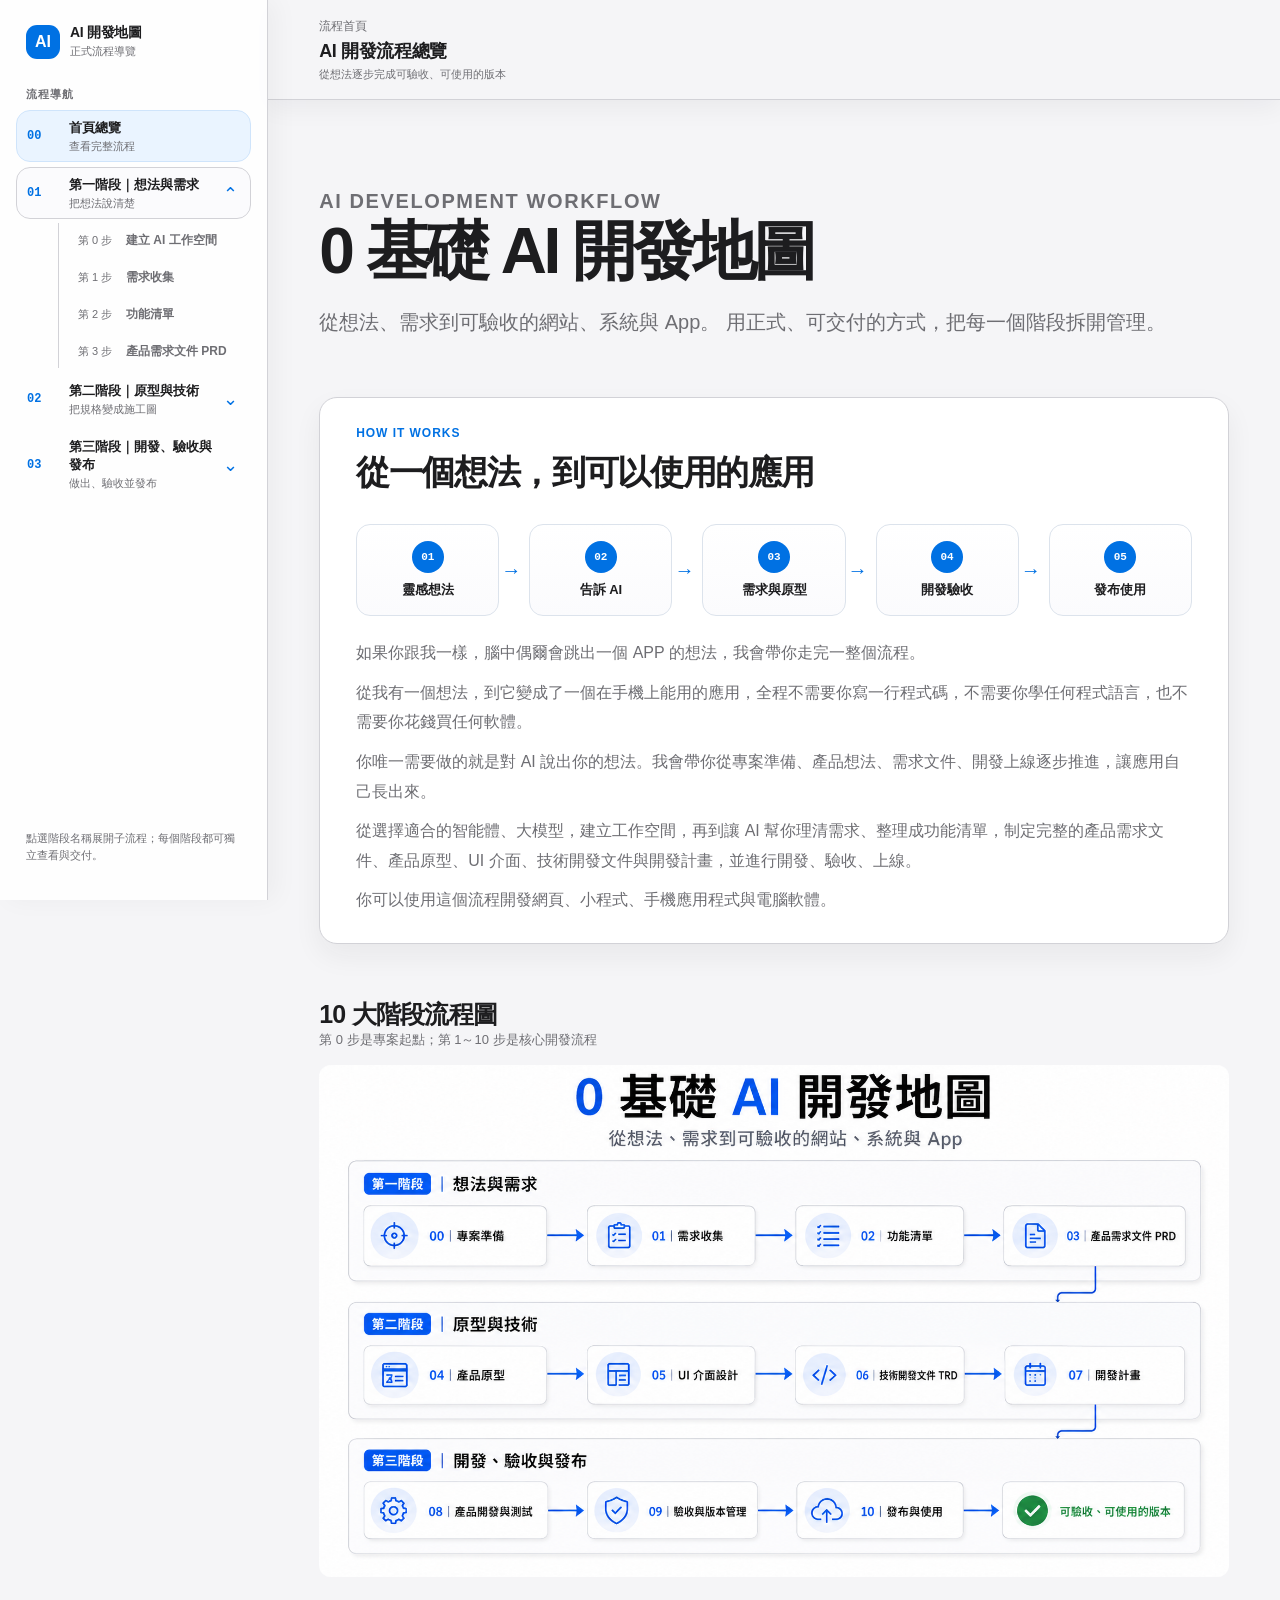
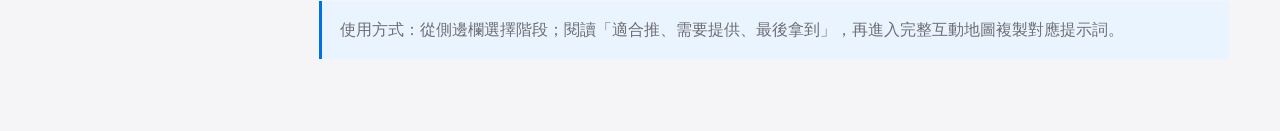
<file: index.html>
<!doctype html>
<html lang="zh-Hant">
<head>
  <meta charset="utf-8">
  <meta name="viewport" content="width=device-width, initial-scale=1">
  <meta name="description" content="0 基礎 AI 開發地圖：從專案準備到發布使用的 10 大流程導覽">
  <title>首頁｜0 基礎 AI 開發地圖</title>
  <link rel="stylesheet" href="site-styles.css">
</head>
<body data-section="overview">
  <div id="site-app"></div>
  <script src="site-data.js"></script>
  <script src="site-app.js"></script>
</body>
</html>
</file>
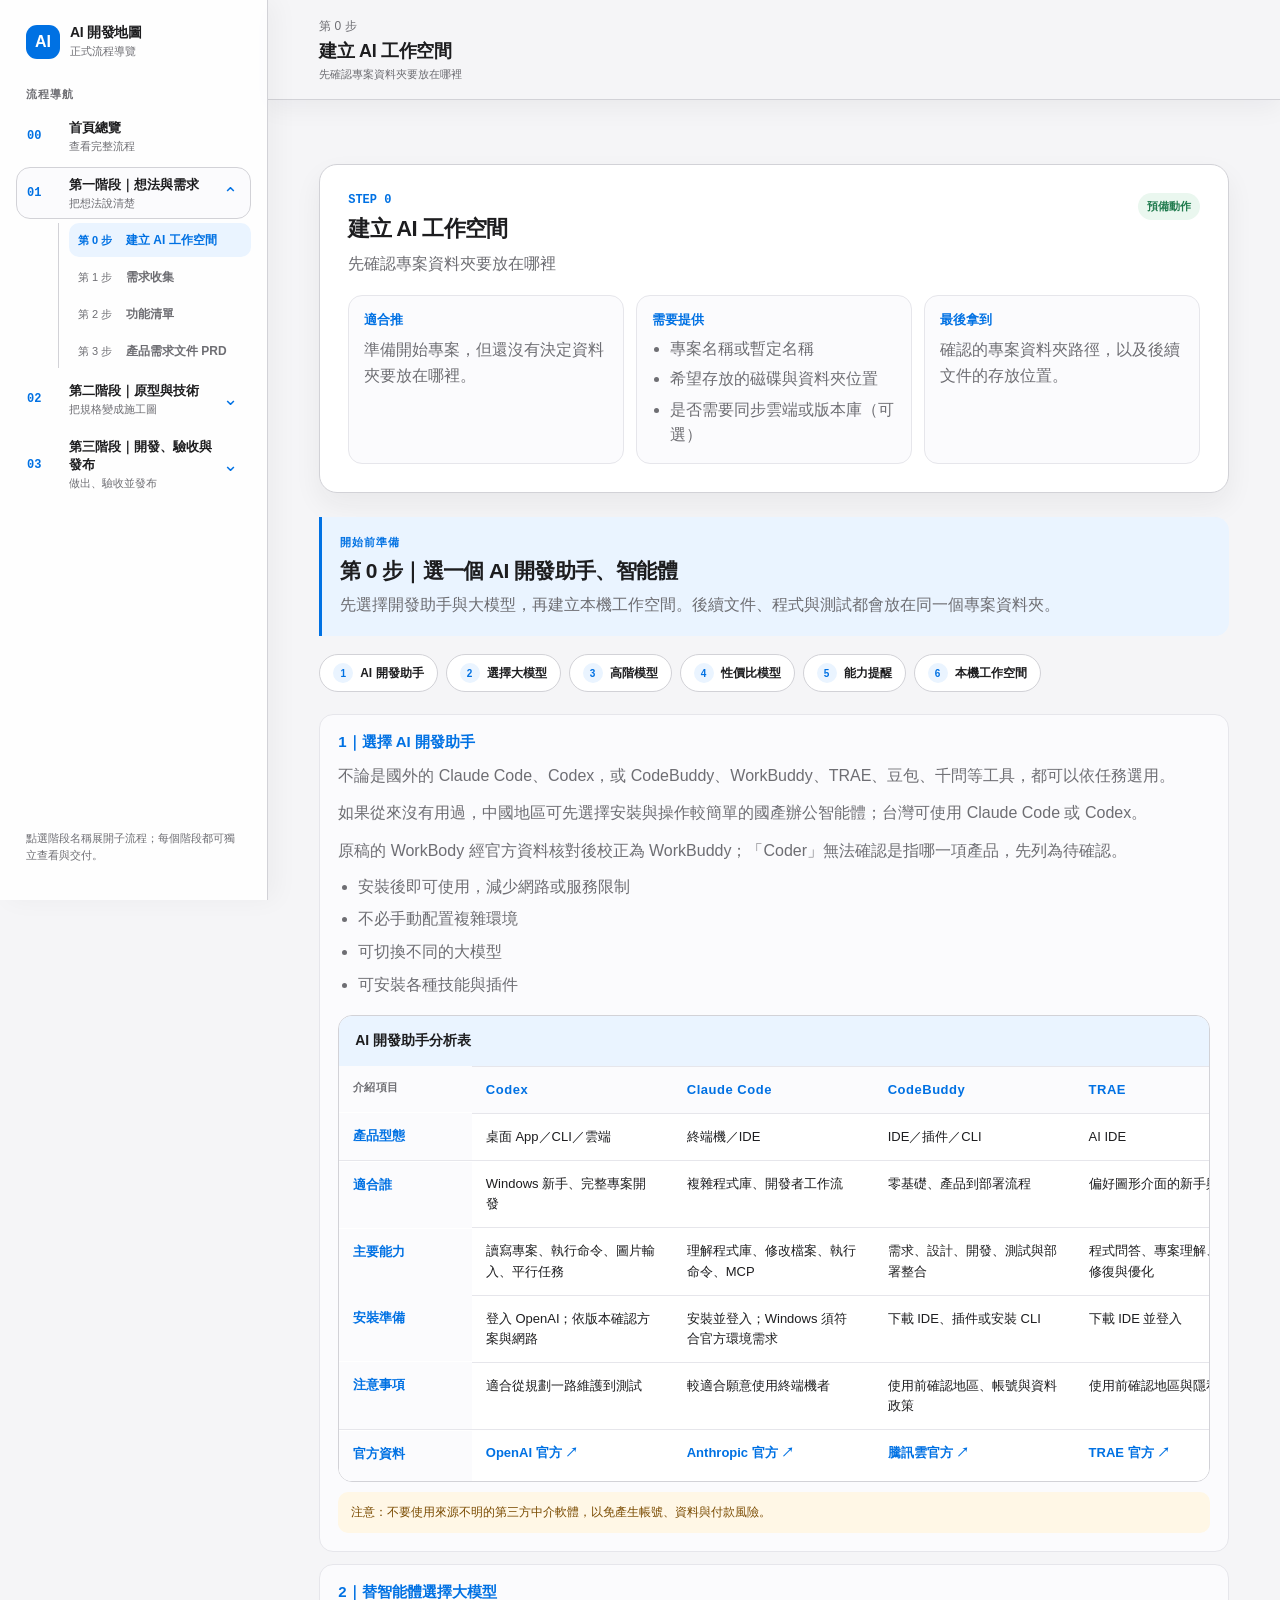
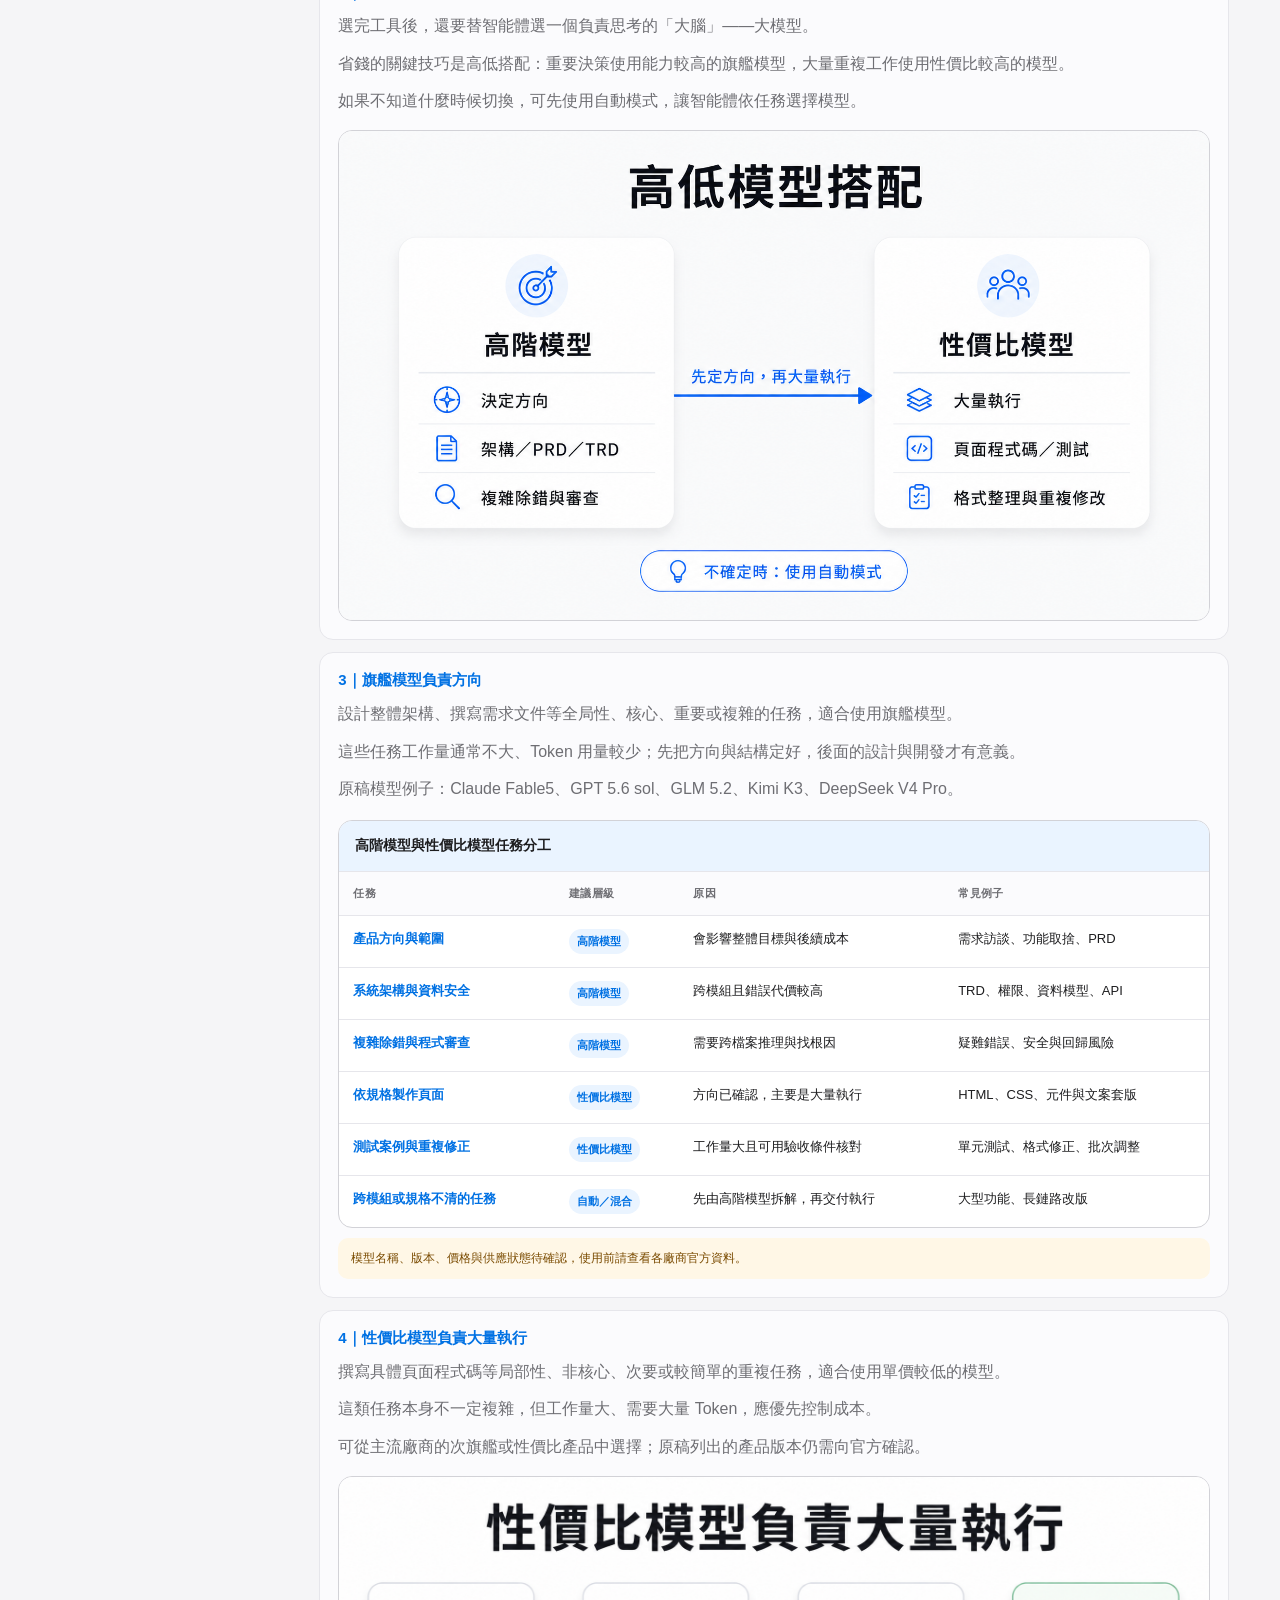
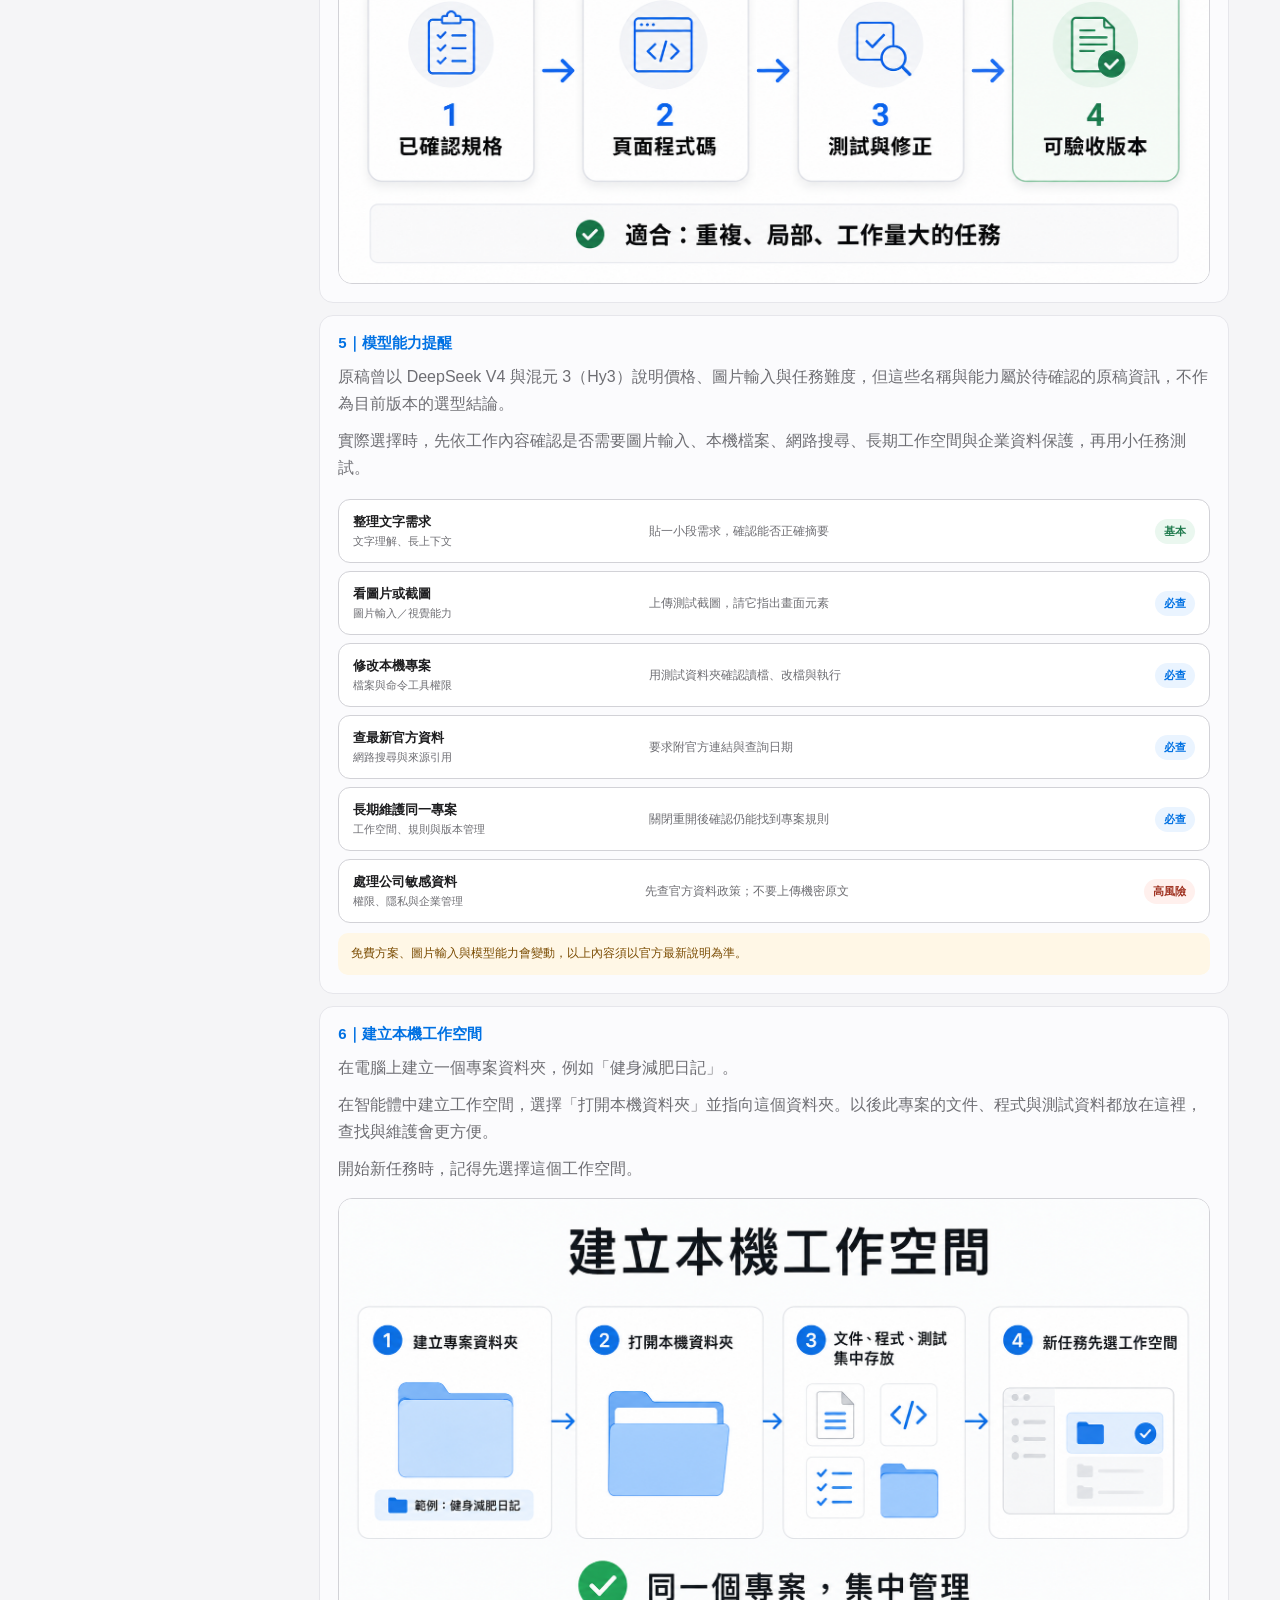
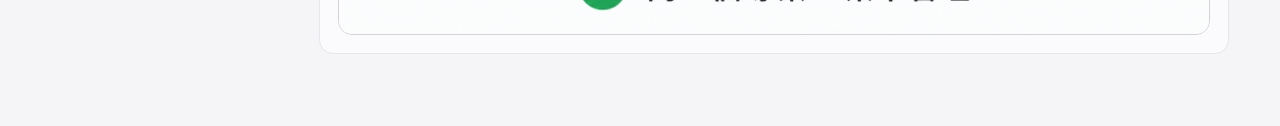
<file: step-1-project-preparation.html>
<!doctype html>
<html lang="zh-Hant">
<head><meta charset="utf-8"><meta name="viewport" content="width=device-width, initial-scale=1"><meta name="description" content="第 1 步驟：專案準備"><title>第 1 步驟｜專案準備</title><link rel="stylesheet" href="site-styles.css?v=20260903-14"></head>
<body data-section="prep"><div id="site-app"></div><script src="site-data.js?v=20260903-14"></script><script src="site-app.js?v=20260903-14"></script></body>
</html>
</file>
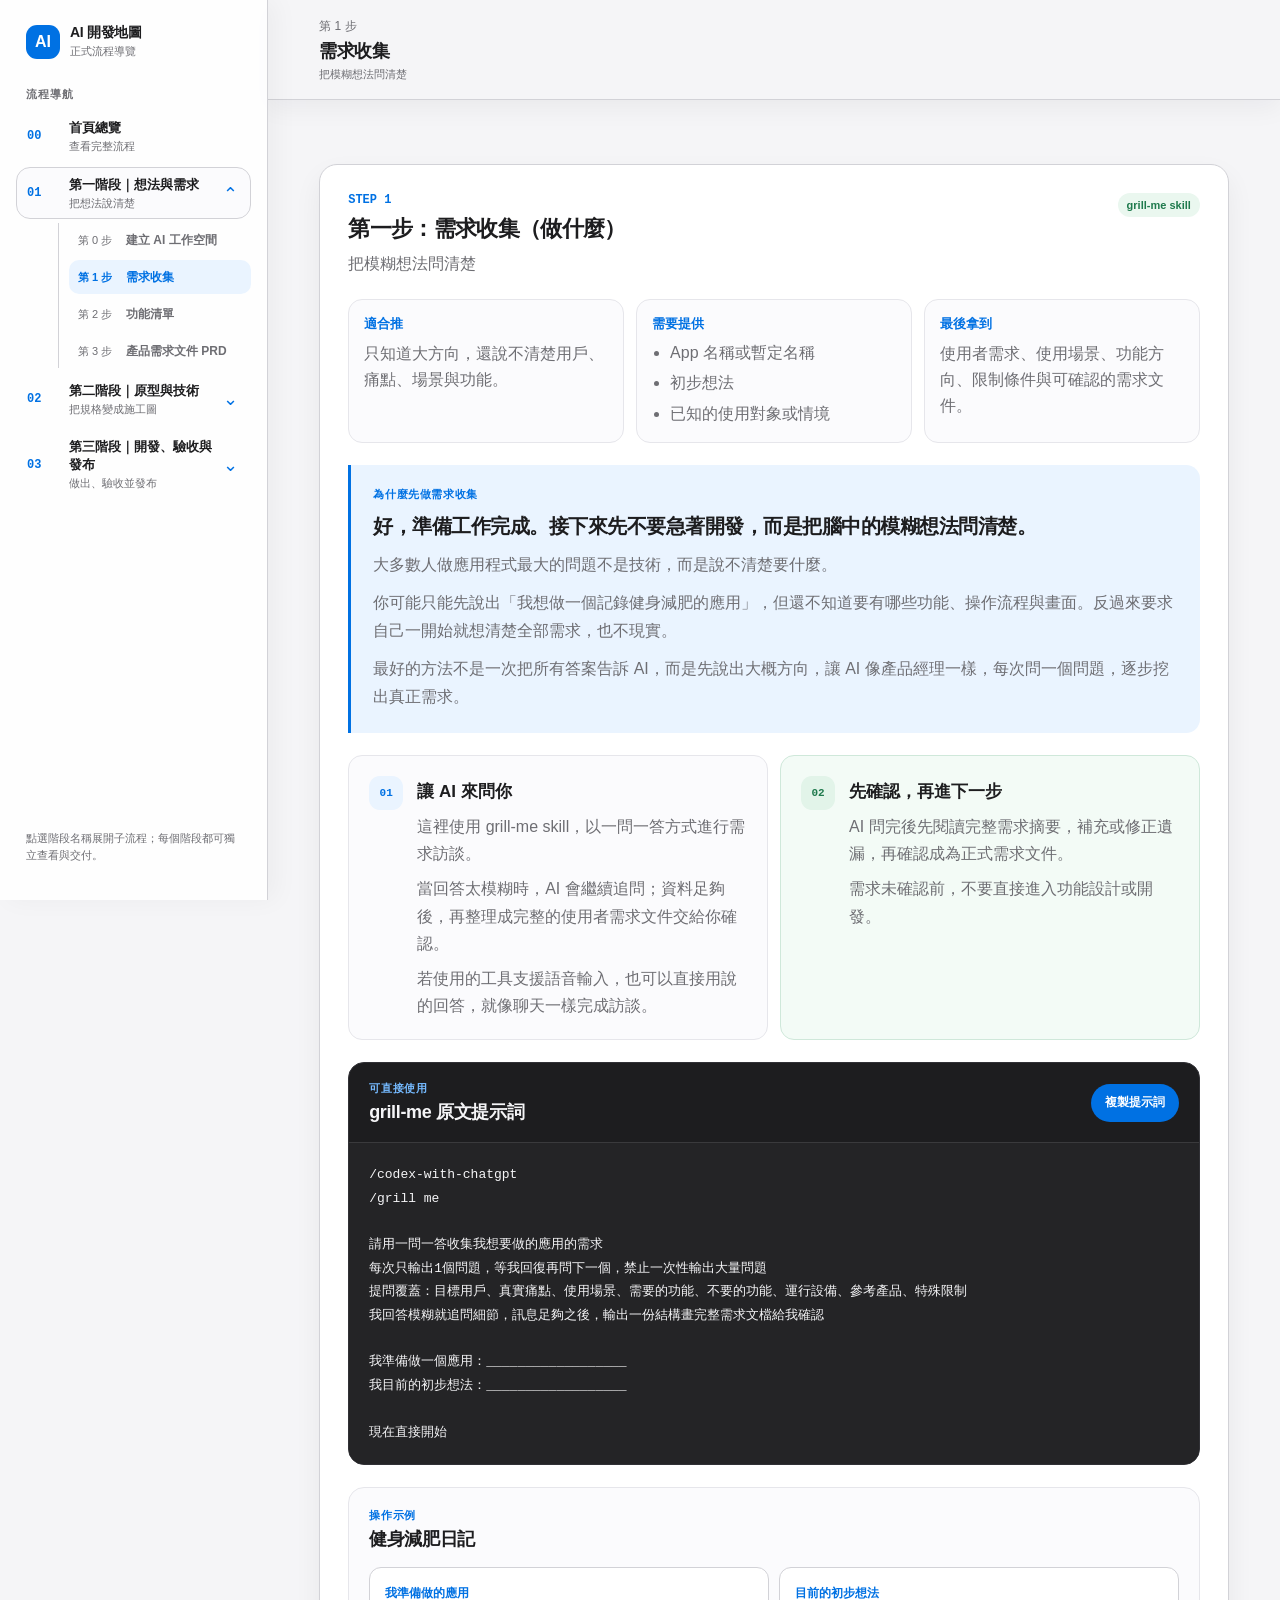
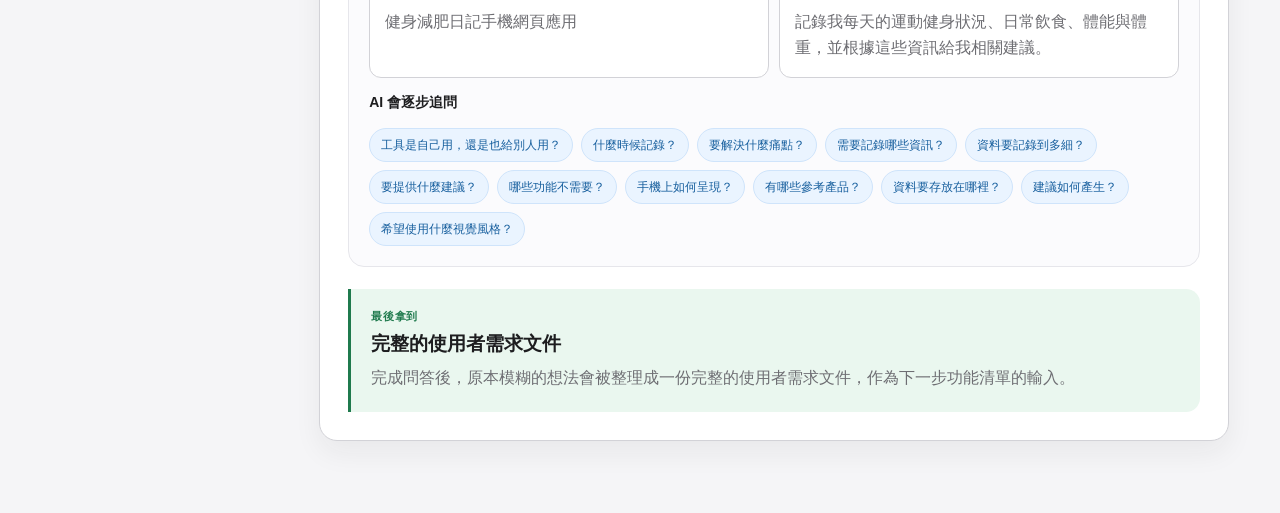
<file: step-2-product-definition.html>
<!doctype html>
<html lang="zh-Hant">
<head><meta charset="utf-8"><meta name="viewport" content="width=device-width, initial-scale=1"><meta name="description" content="第 2 步驟：產品定義"><title>第 2 步驟｜產品定義</title><link rel="stylesheet" href="site-styles.css?v=20260903-18"></head>
<body data-section="product"><div id="site-app"></div><script src="site-data.js?v=20260903-18"></script><script src="site-app.js?v=20260903-18"></script></body>
</html>
</file>
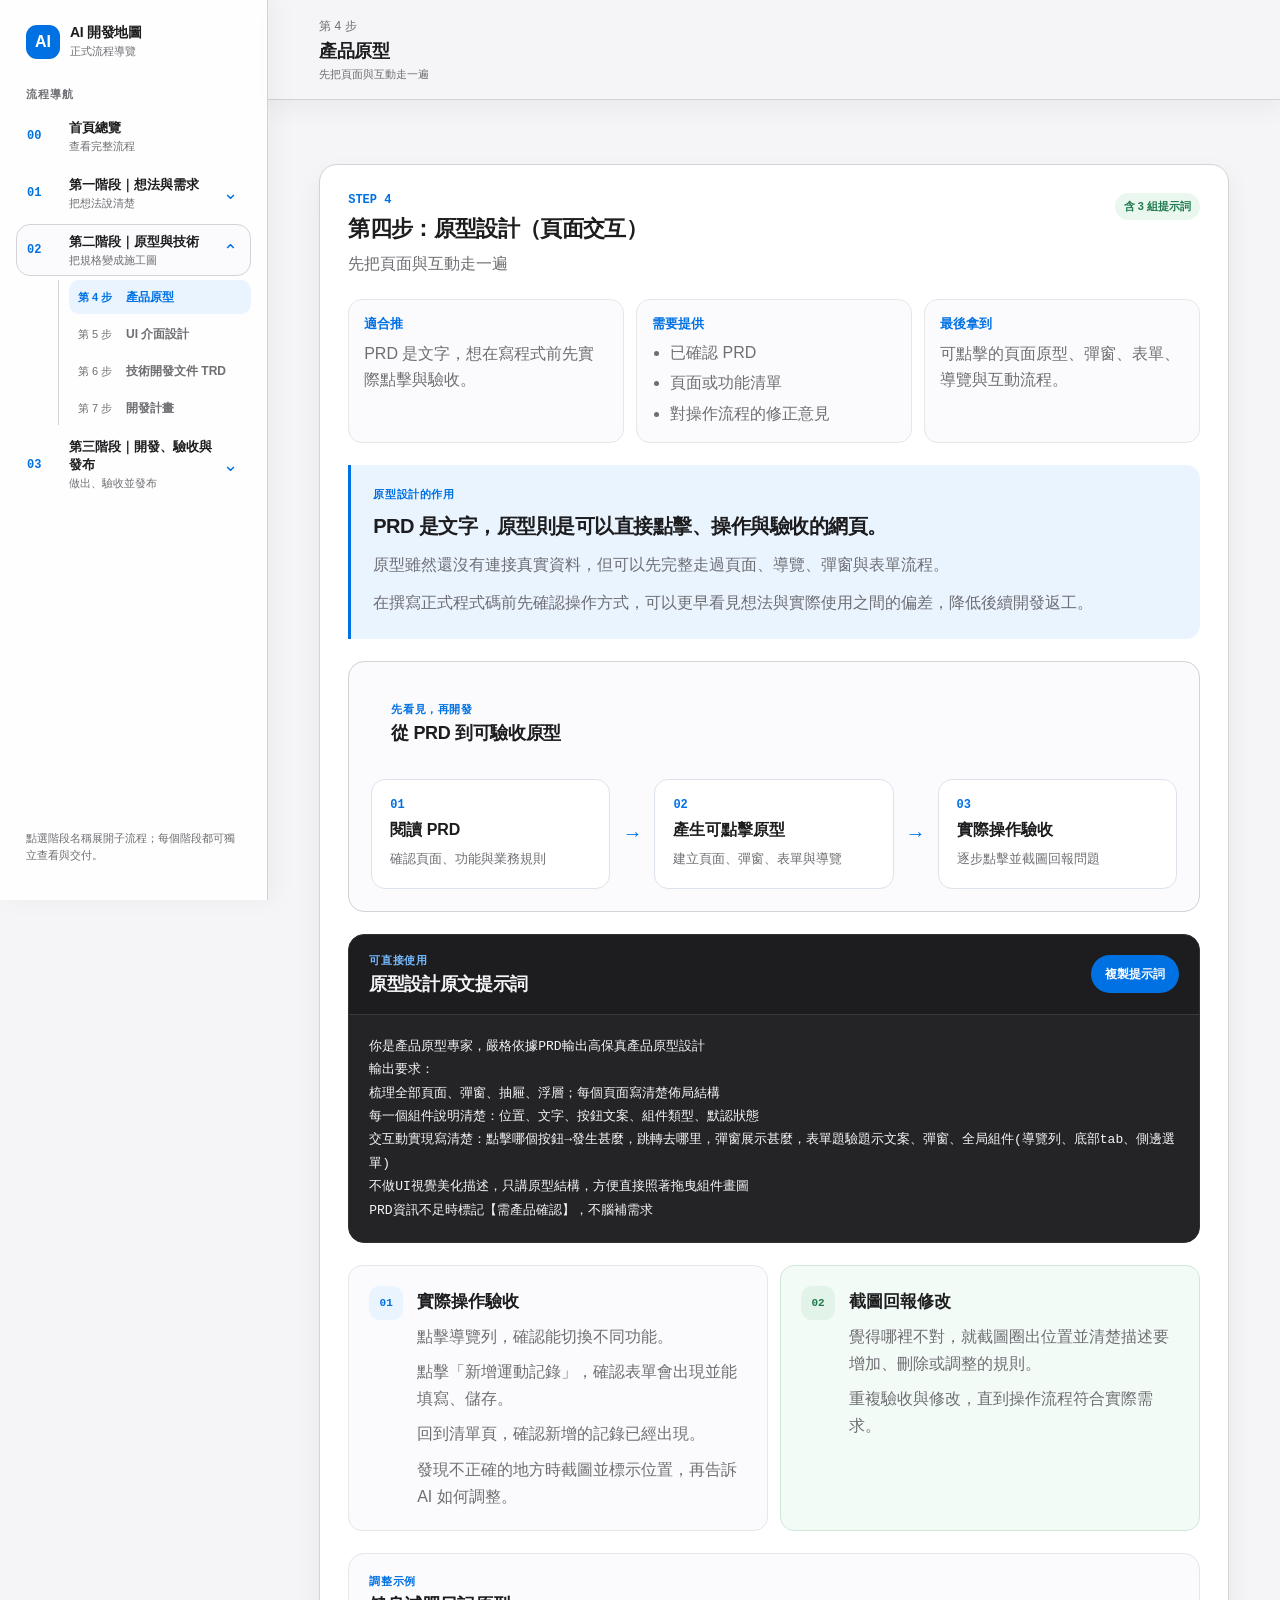
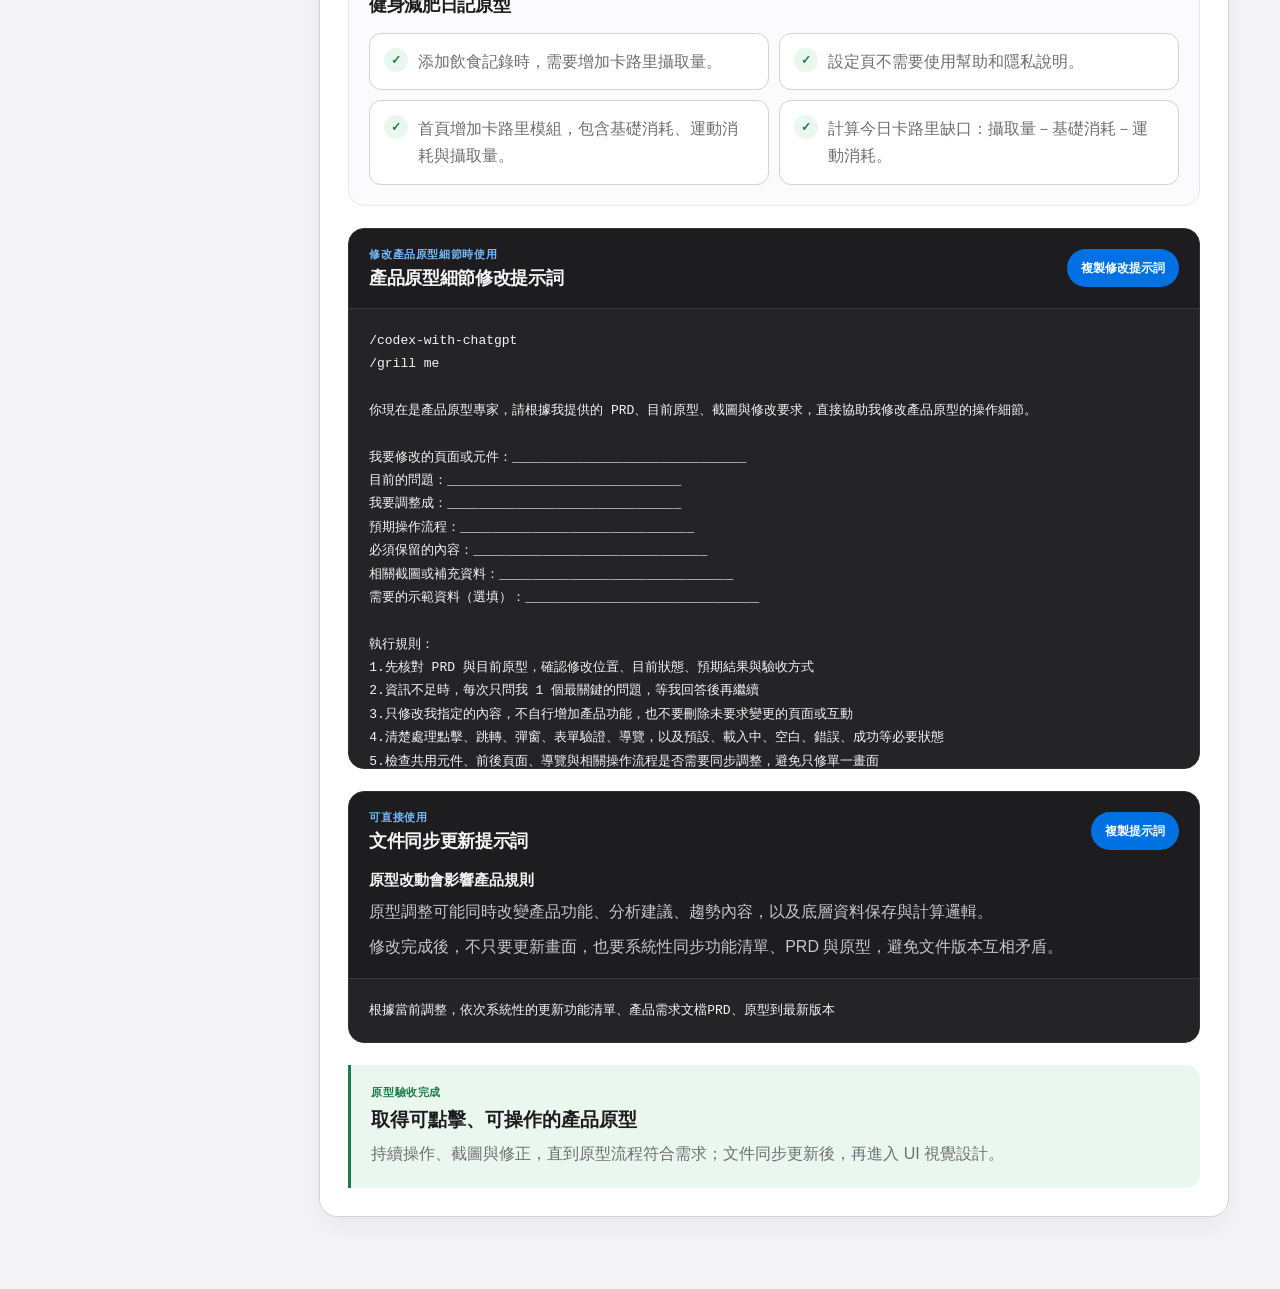
<file: step-3-prototype-design.html>
<!doctype html>
<html lang="zh-Hant">
<head><meta charset="utf-8"><meta name="viewport" content="width=device-width, initial-scale=1"><meta name="description" content="第 3 步驟：原型與設計"><title>第 3 步驟｜原型與設計</title><link rel="stylesheet" href="site-styles.css?v=20260903-17"></head>
<body data-section="design"><div id="site-app"></div><script src="site-data.js?v=20260903-17"></script><script src="site-app.js?v=20260903-17"></script></body>
</html>
</file>
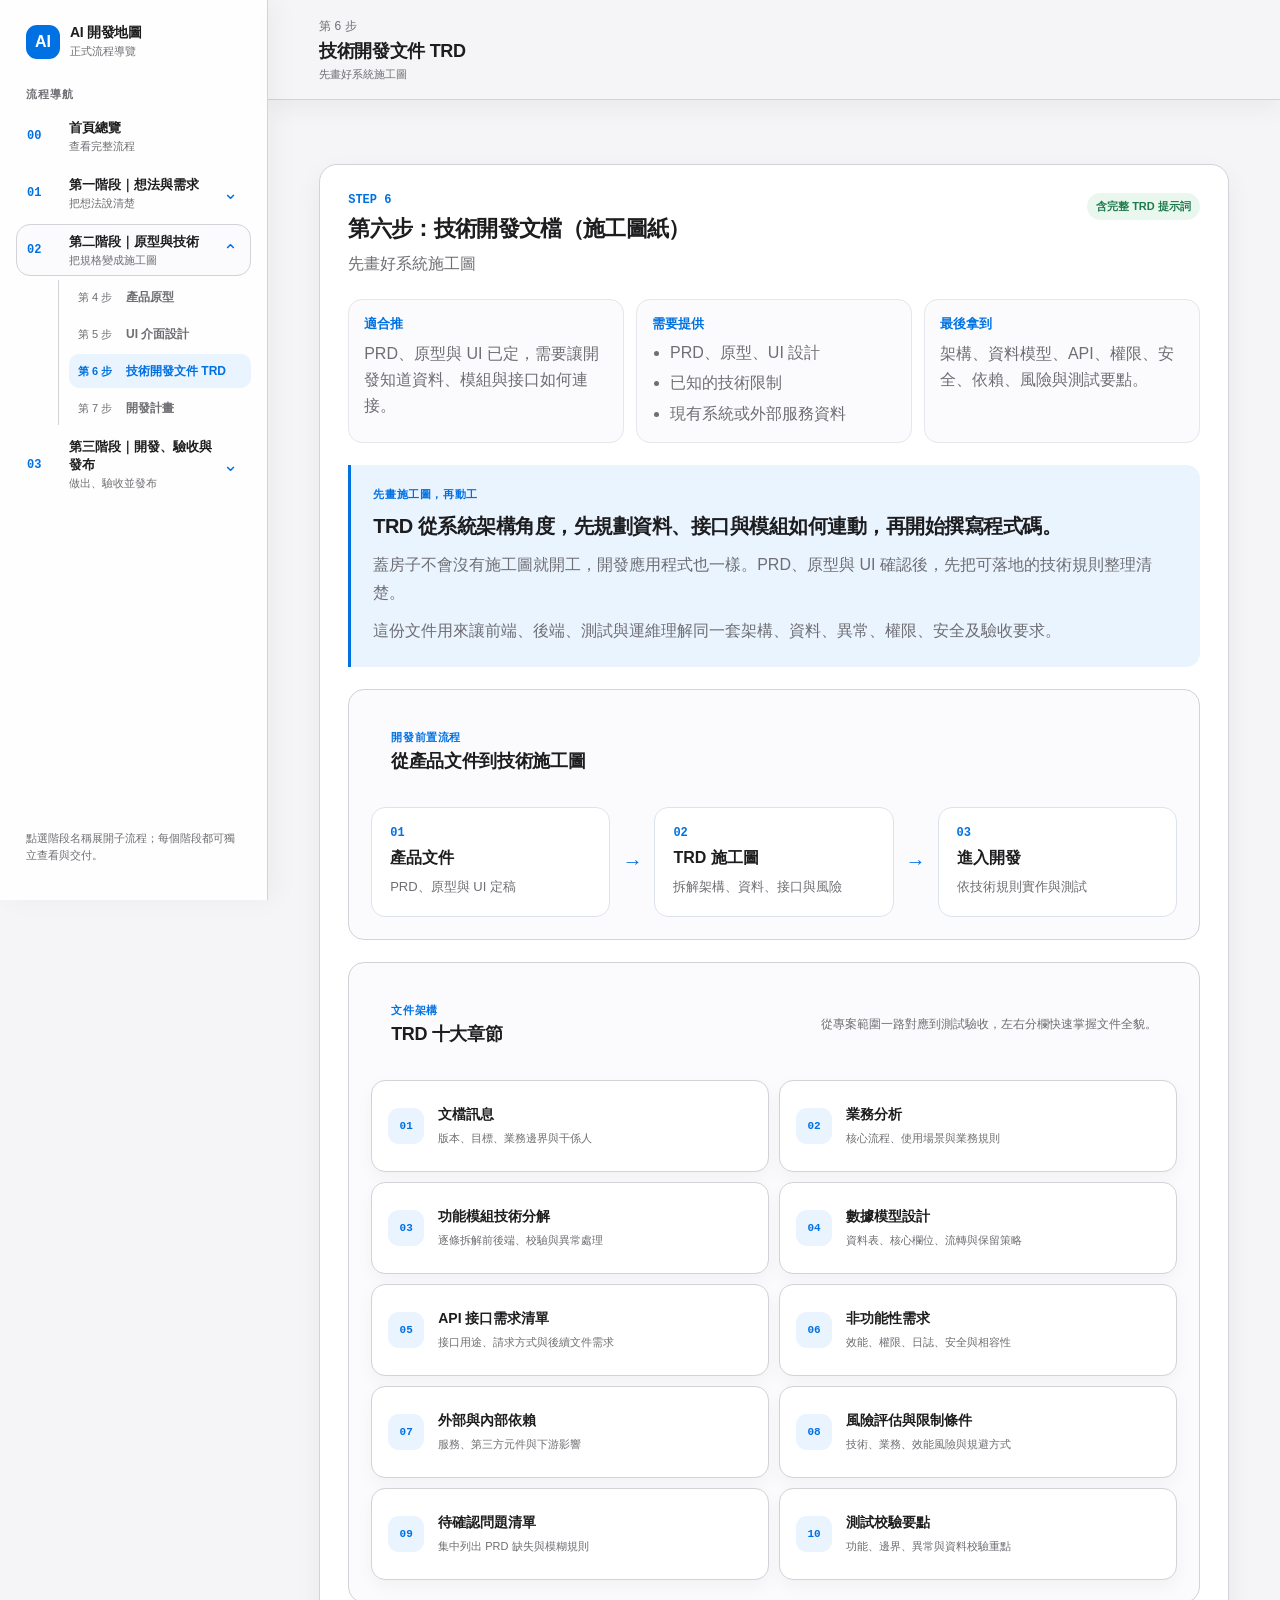
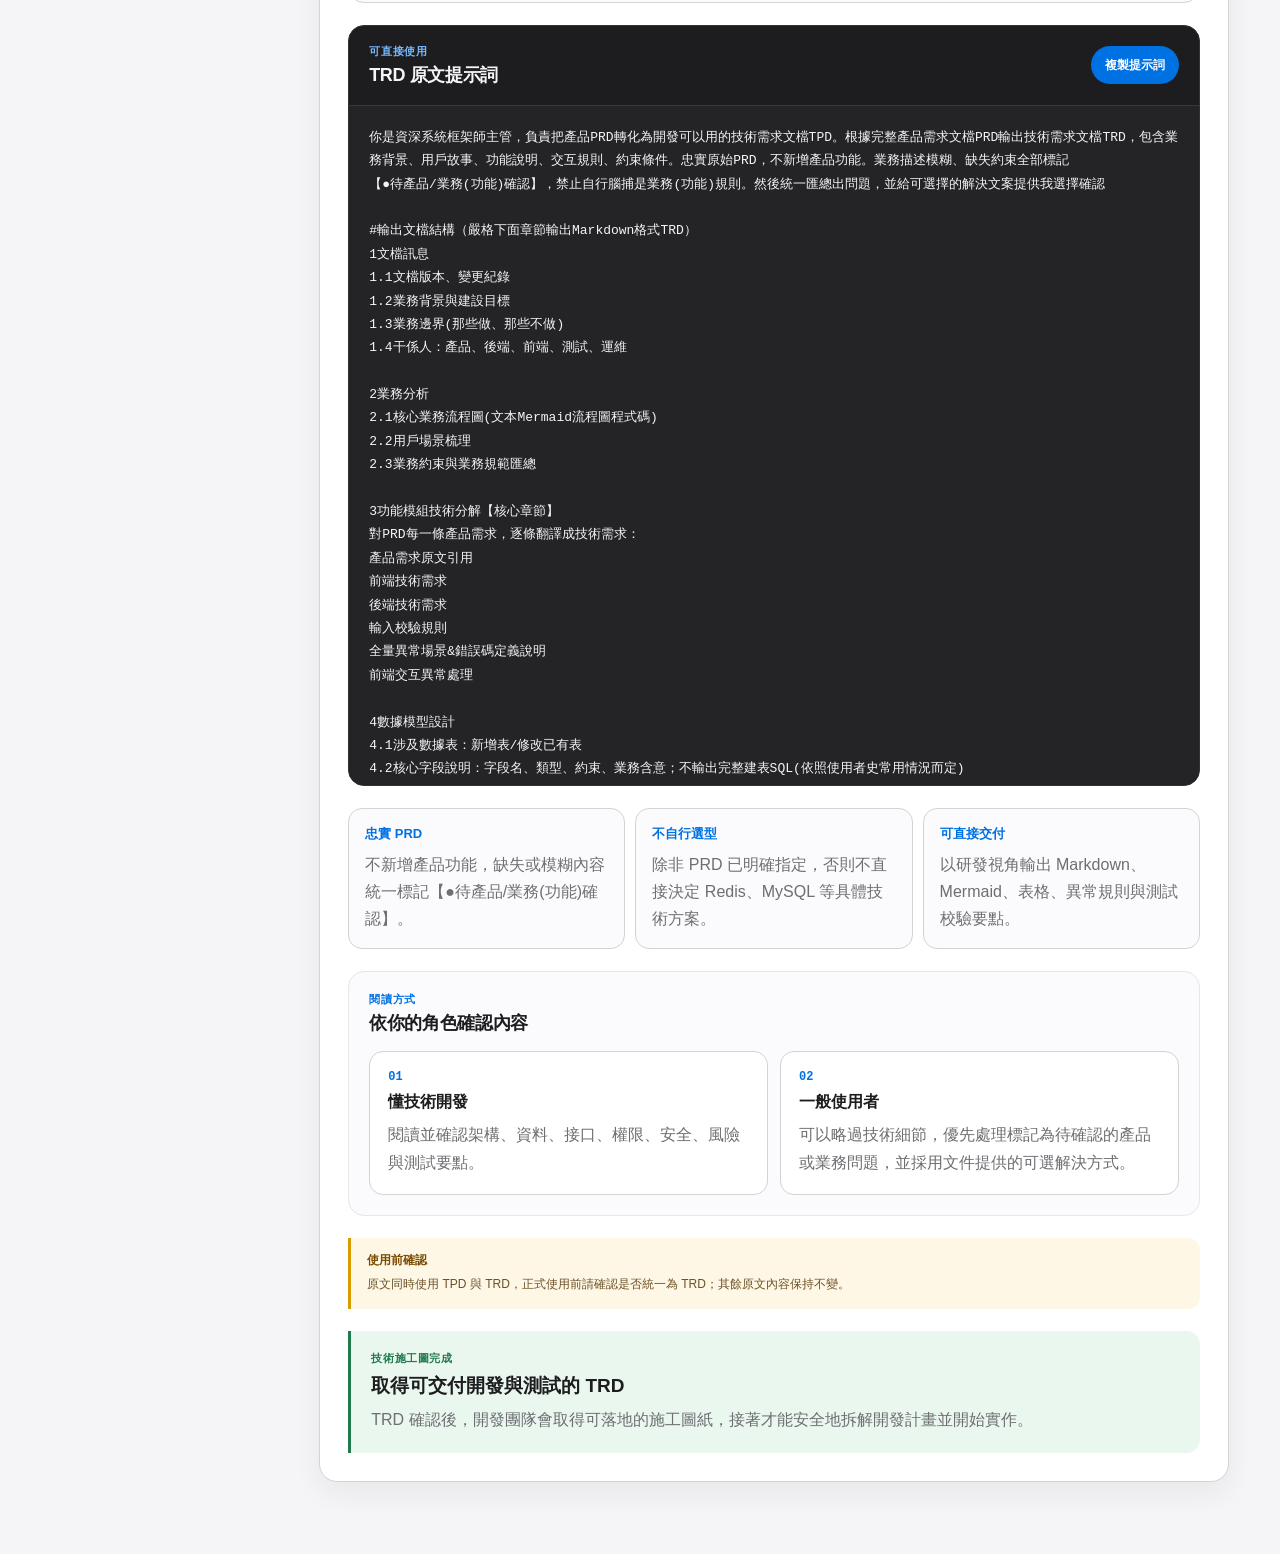
<file: step-4-technology-development.html>
<!doctype html>
<html lang="zh-Hant">
<head><meta charset="utf-8"><meta name="viewport" content="width=device-width, initial-scale=1"><meta name="description" content="第 4 步驟：技術與開發"><title>第 4 步驟｜技術與開發</title><link rel="stylesheet" href="site-styles.css?v=20260903-14"></head>
<body data-section="build"><div id="site-app"></div><script src="site-data.js?v=20260903-14"></script><script src="site-app.js?v=20260903-14"></script></body>
</html>
</file>
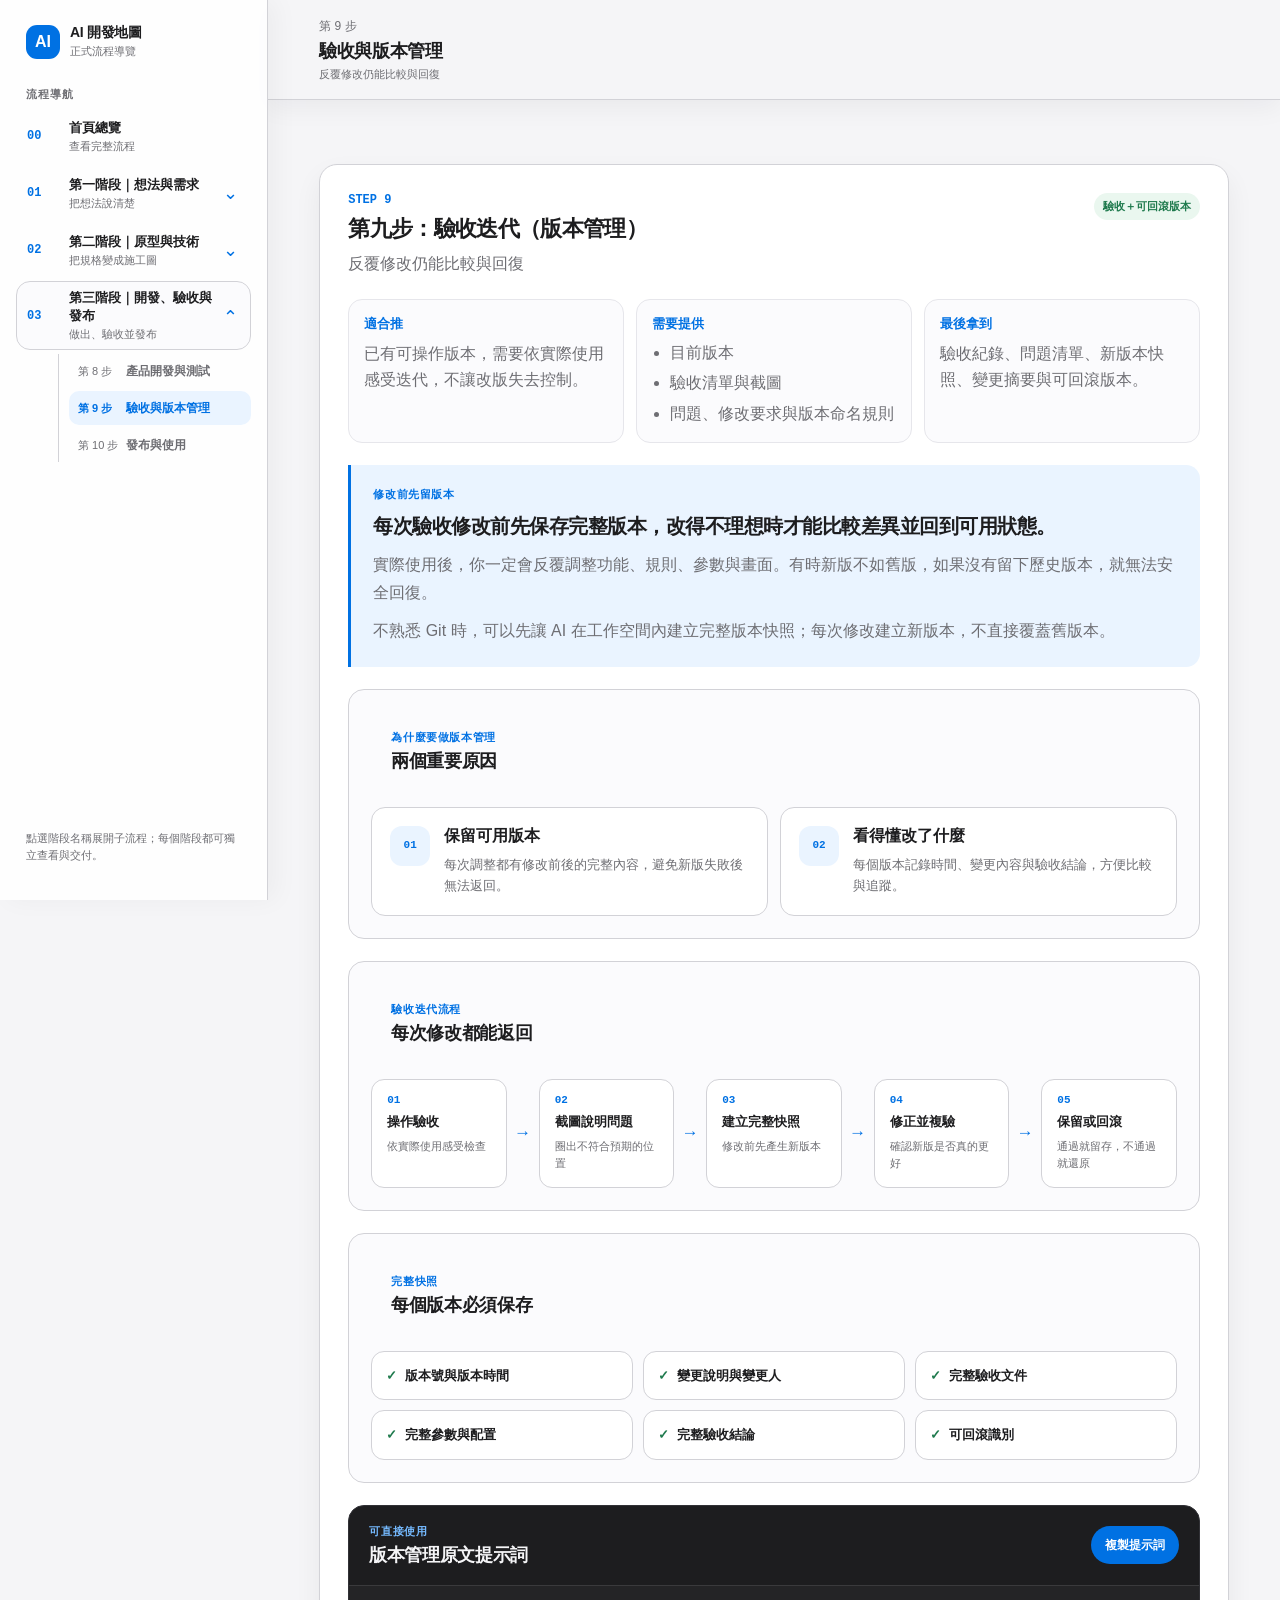
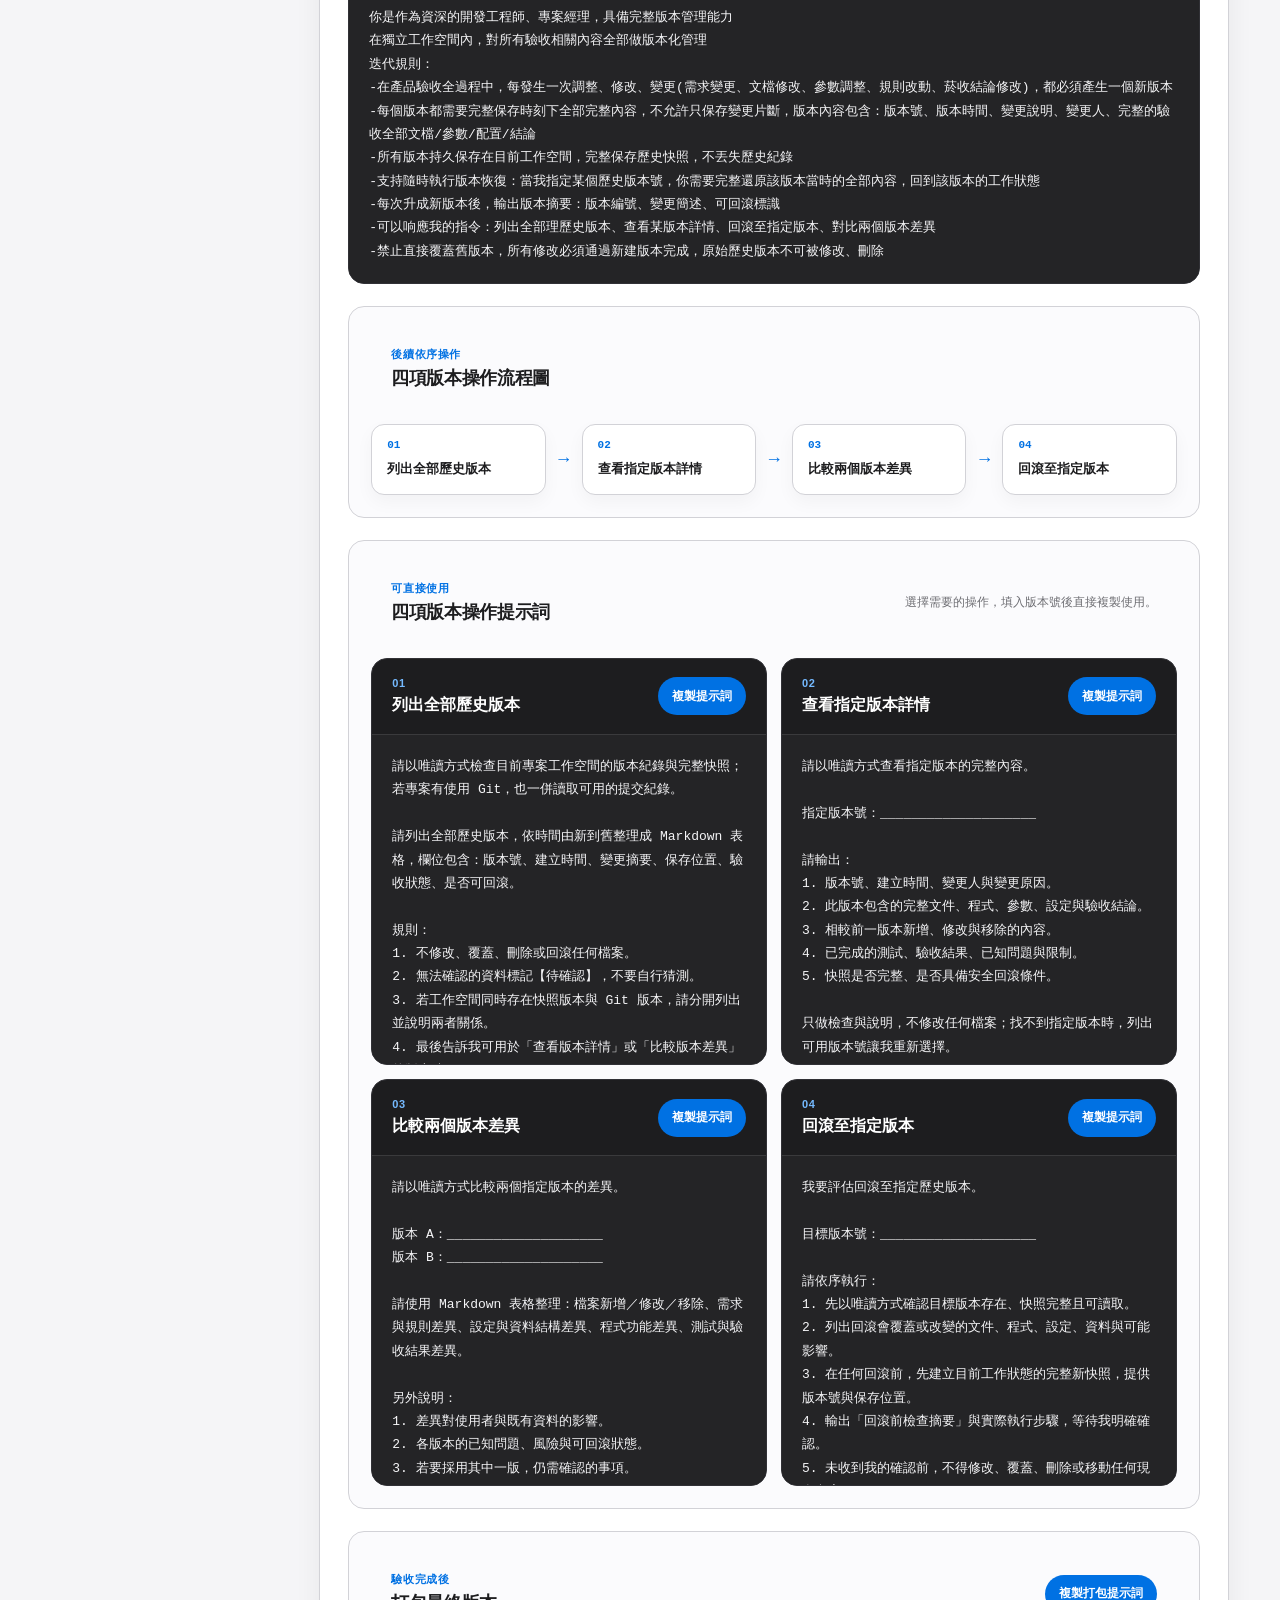
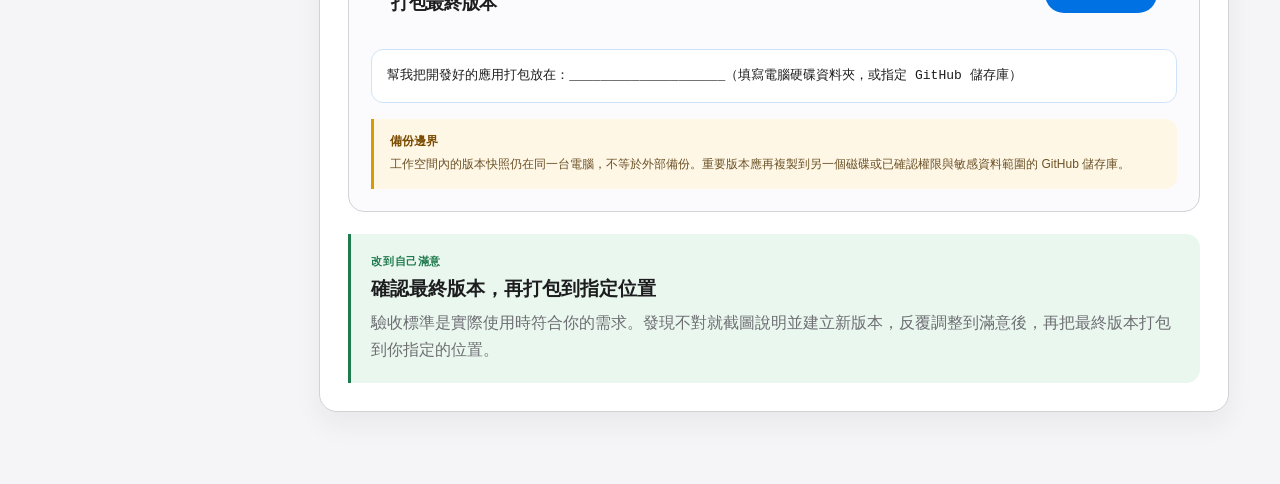
<file: step-5-acceptance-release.html>
<!doctype html>
<html lang="zh-Hant">
<head><meta charset="utf-8"><meta name="viewport" content="width=device-width, initial-scale=1"><meta name="description" content="第 5 步驟：驗收與發布"><title>第 5 步驟｜驗收與發布</title><link rel="stylesheet" href="site-styles.css?v=20260903-19"></head>
<body data-section="release"><div id="site-app"></div><script src="site-data.js?v=20260903-19"></script><script src="site-app.js?v=20260903-19"></script></body>
</html>
</file>
<file: site-styles.css>
:root {
  --site-bg: #f5f5f7;
  --site-surface: #ffffff;
  --site-surface-soft: #fbfbfd;
  --site-text: #1d1d1f;
  --site-muted: #6e6e73;
  --site-line: #d2d2d7;
  --site-blue: #0071e3;
  --site-blue-soft: #eaf4ff;
  --site-green: #1f7a4d;
  --site-radius: 18px;
  --site-shadow: 0 12px 28px rgba(29, 29, 31, 0.06);
  --site-sidebar-width: 268px;
  --site-header-height: 100px;
  --site-current-header-height: 100px;
  --site-mobile-sidebar-height: 116px;
  font-family: -apple-system, BlinkMacSystemFont, "Segoe UI", "Noto Sans TC", sans-serif;
  color: var(--site-text);
  background: var(--site-bg);
}

* { box-sizing: border-box; }
html { min-width: 320px; background: var(--site-bg); }
body { margin: 0; min-width: 320px; background: var(--site-bg); }
a { color: inherit; text-decoration: none; }
button, a { -webkit-tap-highlight-color: transparent; }

.site-shell { min-height: 100vh; }
.site-sidebar { position: fixed; z-index: 40; inset: 0 auto 0 0; display: flex; width: var(--site-sidebar-width); height: 100vh; height: 100dvh; flex-direction: column; overflow-y: auto; overscroll-behavior: contain; padding: 24px 16px; border-right: 1px solid var(--site-line); background: rgba(255, 255, 255, 0.86); box-shadow: 8px 0 24px rgba(29, 29, 31, 0.04); }
.brand { display: flex; align-items: center; gap: 10px; padding: 0 10px 28px; }
.brand-mark { display: grid; width: 34px; height: 34px; place-items: center; border-radius: 11px; color: #fff; background: var(--site-blue); font-weight: 700; }
.brand-copy { display: grid; gap: 2px; }
.brand-copy strong { font-size: 14px; letter-spacing: -0.02em; }
.brand-copy span { color: var(--site-muted); font-size: 11px; }
.nav-label { padding: 0 10px 8px; color: var(--site-muted); font-size: 11px; font-weight: 700; letter-spacing: 0.08em; }
.site-nav { display: grid; gap: 5px; }
.nav-link { display: grid; grid-template-columns: 34px minmax(0, 1fr); align-items: center; gap: 8px; min-height: 52px; padding: 7px 10px; border: 1px solid transparent; border-radius: 14px; }
.nav-link:hover { background: var(--site-surface-soft); }
.nav-link[aria-current="page"] { border-color: #cfe4fb; background: var(--site-blue-soft); }
.nav-group { display: grid; gap: 4px; }
.nav-group-toggle { display: grid; grid-template-columns: 34px minmax(0, 1fr) 20px; align-items: center; gap: 8px; width: 100%; min-height: 52px; padding: 7px 10px; border: 1px solid transparent; border-radius: 14px; color: var(--site-text); background: transparent; font: inherit; text-align: left; cursor: pointer; }
.nav-group-toggle:hover, .nav-group-toggle[aria-expanded="true"] { border-color: var(--site-line); background: var(--site-surface-soft); }
.nav-group-copy { display: grid; gap: 2px; min-width: 0; }
.nav-group-copy strong { overflow-wrap: anywhere; font-size: 13px; }
.nav-group-copy small { color: var(--site-muted); font-size: 11px; }
.nav-chevron { color: var(--site-blue); font-size: 18px; line-height: 1; text-align: center; transition: transform 180ms ease; }
.nav-group-toggle[aria-expanded="true"] .nav-chevron { transform: rotate(180deg); }
.nav-submenu { display: grid; gap: 3px; margin-left: 42px; padding-left: 10px; border-left: 1px solid var(--site-line); }
.nav-submenu[hidden] { display: none; }
.nav-sub-link { display: grid; grid-template-columns: 42px minmax(0, 1fr); gap: 6px; align-items: center; min-height: 34px; padding: 6px 9px; border-radius: 10px; color: var(--site-muted); font-size: 11px; }
.nav-sub-link:hover { color: var(--site-blue); background: var(--site-blue-soft); }
.nav-sub-link[aria-current="page"] { color: var(--site-blue); background: var(--site-blue-soft); font-weight: 700; }
.nav-sub-link strong { overflow-wrap: anywhere; font-size: 12px; }
.nav-number { color: var(--site-blue); font-family: ui-monospace, SFMono-Regular, Consolas, monospace; font-size: 12px; font-weight: 700; }
.nav-copy { display: grid; gap: 2px; min-width: 0; }
.nav-copy strong { overflow-wrap: anywhere; font-size: 13px; }
.nav-copy small { color: var(--site-muted); font-size: 11px; }
.sidebar-foot { margin-top: auto; padding: 16px 10px 0; color: var(--site-muted); font-size: 11px; line-height: 1.6; }

.site-main { min-width: 0; margin-left: var(--site-sidebar-width); padding-top: var(--site-header-height); }
.site-header { position: fixed; z-index: 30; top: 0; right: 0; left: var(--site-sidebar-width); display: flex; align-items: center; justify-content: flex-start; gap: 16px; min-height: var(--site-header-height); padding: 16px clamp(18px, 4vw, 52px); border-bottom: 1px solid var(--site-line); background: rgba(245, 245, 247, 0.92); box-shadow: 0 8px 24px rgba(29, 29, 31, 0.05); backdrop-filter: blur(18px); -webkit-backdrop-filter: blur(18px); }
.breadcrumb { display: grid; gap: 4px; min-width: 0; }
.breadcrumb span { color: var(--site-muted); font-size: 12px; }
.breadcrumb strong { overflow-wrap: anywhere; font-size: 18px; letter-spacing: -0.02em; }
.breadcrumb small { overflow-wrap: anywhere; color: var(--site-muted); font-size: 11px; }
.content { width: min(1180px, 100%); margin: 0 auto; padding: clamp(24px, 5vw, 64px) clamp(18px, 4vw, 52px) 72px; }
.eyebrow { margin: 0 0 12px; color: var(--site-blue); font-size: 12px; font-weight: 700; letter-spacing: 0.08em; }
.hero h1 { max-width: 820px; margin: 0; font-size: clamp(32px, 5vw, 64px); line-height: 1.05; letter-spacing: -0.055em; }
.hero p { width: 100%; max-width: none; margin: 20px 0 0; color: var(--site-muted); font-size: clamp(16px, 2vw, 20px); line-height: 1.7; }

.home-story { display: grid; gap: 10px; width: 100%; max-width: none; margin-top: 58px; padding: 28px clamp(18px, 4vw, 36px); border: 1px solid var(--site-line); border-radius: var(--site-radius); background: var(--site-surface); box-shadow: var(--site-shadow); }
.home-story .eyebrow { margin-bottom: 0; }
.home-story h2 { margin: 0 0 4px; font-size: clamp(24px, 3vw, 34px); letter-spacing: -0.04em; }
.home-story-copy { display: grid; gap: 10px; }
.home-story-copy p { width: 100%; max-width: none; margin: 0; color: var(--site-muted); line-height: 1.85; }
.story-flow { display: grid; grid-template-columns: repeat(5, minmax(0, 1fr)); gap: 30px; margin: 14px 0 12px; padding: 0; list-style: none; }
.story-flow-step { position: relative; display: grid; align-content: center; justify-items: center; gap: 8px; min-width: 0; min-height: 92px; padding: 15px 10px; border: 1px solid #dce3ec; border-radius: 14px; background: linear-gradient(180deg, #fff 0%, var(--site-surface-soft) 100%); text-align: center; }
.story-flow-step:not(:last-child)::after { position: absolute; top: 50%; right: -23px; color: var(--site-blue); content: "→"; font-size: 20px; font-weight: 700; line-height: 1; transform: translateY(-50%); }
.story-flow-number { display: grid; width: 32px; height: 32px; place-items: center; border-radius: 50%; color: #fff; background: var(--site-blue); font-family: ui-monospace, SFMono-Regular, Consolas, monospace; font-size: 11px; font-weight: 700; }
.story-flow-step strong { overflow-wrap: anywhere; font-size: 13px; }

.overview-flow { display: grid; gap: 16px; margin-top: 54px; }
.section-heading { display: flex; align-items: end; justify-content: space-between; gap: 16px; }
.section-heading h2 { margin: 0; font-size: 25px; letter-spacing: -0.03em; }
.section-heading p { margin: 0; color: var(--site-muted); font-size: 13px; }
.flow-strip { display: flex; align-items: stretch; gap: 8px; overflow-x: auto; padding: 4px 2px 12px; }
.flow-step { display: grid; flex: 1 0 170px; gap: 8px; min-height: 118px; padding: 16px; border: 1px solid var(--site-line); border-radius: var(--site-radius); background: var(--site-surface); box-shadow: var(--site-shadow); }
.flow-step:hover { border-color: var(--site-blue); }
.flow-step-number { color: var(--site-blue); font-family: ui-monospace, SFMono-Regular, Consolas, monospace; font-size: 12px; font-weight: 700; }
.flow-step strong { font-size: 16px; }
.flow-step span:last-child { color: var(--site-muted); font-size: 12px; line-height: 1.5; }
.flow-arrow { display: grid; flex: 0 0 auto; width: 24px; place-items: center; color: var(--site-blue); font-size: 20px; }

.ten-stage-flow { display: grid; gap: 14px; padding: 16px; border: 1px solid var(--site-line); border-radius: var(--site-radius); background: var(--site-surface); box-shadow: var(--site-shadow); }
.flowchart-figure { display: grid; gap: 12px; margin: 0; }
.flowchart-viewport { overflow-x: auto; border-radius: 12px; background: var(--site-surface-soft); }
.flowchart-image { display: block; width: 100%; height: auto; }

.section-grid { display: grid; grid-template-columns: repeat(2, minmax(0, 1fr)); gap: 16px; margin-top: 38px; }
.section-card { display: grid; gap: 12px; min-height: 190px; padding: 22px; border: 1px solid var(--site-line); border-radius: var(--site-radius); background: var(--site-surface); box-shadow: var(--site-shadow); }
.section-card:hover { border-color: var(--site-blue); transform: translateY(-1px); }
.section-card-top { display: flex; justify-content: space-between; gap: 10px; }
.section-card-number { color: var(--site-blue); font-family: ui-monospace, SFMono-Regular, Consolas, monospace; font-size: 12px; font-weight: 700; }
.section-card-count { color: var(--site-muted); font-size: 12px; }
.section-card h3 { margin: 0; font-size: 21px; letter-spacing: -0.03em; }
.section-card p { margin: 0; color: var(--site-muted); line-height: 1.6; }
.section-card-foot { display: flex; align-items: center; justify-content: space-between; gap: 10px; margin-top: auto; color: var(--site-blue); font-size: 13px; font-weight: 700; }

.process-list { display: grid; gap: 16px; margin-top: 16px; }
.section-content .process-list { margin-top: 0; }
.process-card { display: grid; gap: 18px; scroll-margin-top: calc(var(--site-current-header-height) + 24px); padding: clamp(18px, 3vw, 28px); border: 1px solid var(--site-line); border-radius: var(--site-radius); background: var(--site-surface); box-shadow: var(--site-shadow); }
.process-card-head { display: flex; align-items: start; justify-content: space-between; gap: 14px; }
.process-card-title { display: grid; gap: 7px; min-width: 0; }
.process-step { color: var(--site-blue); font-family: ui-monospace, SFMono-Regular, Consolas, monospace; font-size: 12px; font-weight: 700; }
.process-card h2 { margin: 0; overflow-wrap: anywhere; font-size: 22px; letter-spacing: -0.03em; }
.process-purpose { margin: 0; color: var(--site-muted); line-height: 1.6; }
.process-badge { flex: 0 0 auto; padding: 6px 9px; border-radius: 999px; color: var(--site-green); background: #eaf7ef; font-size: 11px; font-weight: 700; }
.process-details { display: grid; grid-template-columns: repeat(3, minmax(0, 1fr)); gap: 12px; }
.process-detail { min-width: 0; padding: 15px; border: 1px solid #e6e6eb; border-radius: 14px; background: var(--site-surface-soft); }
.process-detail h3 { margin: 0 0 8px; color: var(--site-blue); font-size: 13px; }
.process-detail p { margin: 0; color: var(--site-muted); line-height: 1.65; }
.process-detail ul { display: grid; gap: 6px; margin: 0; padding-left: 18px; color: var(--site-muted); line-height: 1.55; }
.requirements-card { gap: 22px; }
.requirements-intro { display: grid; gap: 10px; padding: 22px; border-left: 3px solid var(--site-blue); border-radius: 0 14px 14px 0; background: var(--site-blue-soft); }
.requirements-intro > span, .requirements-section-head span, .requirements-complete > span { color: var(--site-blue); font-size: 11px; font-weight: 700; letter-spacing: 0.06em; }
.requirements-intro h3 { max-width: 800px; margin: 0; font-size: 20px; line-height: 1.45; letter-spacing: -0.025em; }
.requirements-intro p { max-width: 840px; margin: 0; color: var(--site-muted); line-height: 1.75; }
.requirements-method-grid { display: grid; grid-template-columns: repeat(2, minmax(0, 1fr)); gap: 12px; }
.requirements-method { display: grid; grid-template-columns: auto minmax(0, 1fr); align-content: start; gap: 14px; padding: 20px; border: 1px solid #e6e6eb; border-radius: 14px; background: var(--site-surface-soft); }
.requirements-number { display: grid; width: 34px; height: 34px; place-items: center; border-radius: 11px; color: var(--site-blue); background: var(--site-blue-soft); font-family: ui-monospace, SFMono-Regular, Consolas, monospace; font-size: 11px; font-weight: 700; }
.requirements-method h3 { margin: 4px 0 10px; font-size: 17px; }
.requirements-method p { margin: 0 0 8px; color: var(--site-muted); line-height: 1.7; }
.requirements-method p:last-child { margin-bottom: 0; }
.requirements-result { border-color: #cfe8da; background: #f3fbf6; }
.requirements-result .requirements-number { color: var(--site-green); background: #e2f4e9; }
.requirements-prompt { overflow: hidden; border: 1px solid #313136; border-radius: 16px; color: #f5f5f7; background: #1d1d1f; }
.requirements-section-head { display: flex; align-items: center; justify-content: space-between; gap: 14px; padding: 18px 20px; }
.requirements-section-head > div { display: grid; gap: 4px; }
.requirements-section-head h3 { margin: 0; font-size: 18px; letter-spacing: -0.02em; }
.requirements-prompt .requirements-section-head span { color: #75baff; }
.requirements-prompt-context { display: grid; gap: 8px; padding: 0 20px 18px; color: #c7c7cc; }
.requirements-prompt-context strong { color: #f5f5f7; font-size: 15px; }
.requirements-prompt-context p { margin: 0; color: inherit; line-height: 1.7; }
.copy-requirements-prompt { flex: 0 0 auto; min-height: 38px; padding: 0 14px; border: 0; border-radius: 999px; color: #fff; background: var(--site-blue); font: inherit; font-size: 12px; font-weight: 700; cursor: pointer; }
.copy-requirements-prompt:hover, .copy-requirements-prompt:focus-visible { background: #1685ee; outline: 3px solid rgba(117, 186, 255, 0.32); outline-offset: 2px; }
.requirements-prompt pre { max-height: 460px; margin: 0; overflow: auto; padding: 20px; border-top: 1px solid #3a3a3c; color: #f5f5f7; background: #242426; white-space: pre-wrap; overflow-wrap: anywhere; font: 13px/1.8 ui-monospace, SFMono-Regular, Consolas, monospace; }
.prototype-sync-prompt-card pre { max-height: none; }
.requirements-example { display: grid; gap: 16px; padding: 20px; border: 1px solid #e6e6eb; border-radius: 16px; background: var(--site-surface-soft); }
.requirements-example .requirements-section-head { padding: 0; }
.requirements-example-input { display: grid; grid-template-columns: repeat(2, minmax(0, 1fr)); gap: 10px; }
.requirements-example-input > div { padding: 15px; border: 1px solid var(--site-line); border-radius: 12px; background: #fff; }
.requirements-example-input strong { color: var(--site-blue); font-size: 12px; }
.requirements-example-input p { margin: 7px 0 0; color: var(--site-muted); line-height: 1.65; }
.requirements-example h4 { margin: 0; font-size: 14px; }
.requirements-question-list { display: flex; flex-wrap: wrap; gap: 8px; }
.requirements-question-list span { padding: 8px 11px; border: 1px solid #cfe4fb; border-radius: 999px; color: #175f9e; background: var(--site-blue-soft); font-size: 12px; line-height: 1.35; }
.requirements-complete { display: grid; gap: 7px; padding: 20px; border-left: 3px solid var(--site-green); border-radius: 0 14px 14px 0; background: #eaf7ef; }
.requirements-complete > span { color: var(--site-green); }
.requirements-complete strong { font-size: 19px; }
.requirements-complete p { margin: 0; color: var(--site-muted); line-height: 1.7; }
.feature-hierarchy { overflow: hidden; border: 1px solid #e6e6eb; border-radius: 16px; background: var(--site-surface-soft); }
.feature-hierarchy-flow { display: grid; grid-template-columns: minmax(0, 1fr) auto minmax(0, 1fr) auto minmax(0, 1fr); align-items: center; gap: 10px; padding: 0 20px 18px; }
.feature-hierarchy-flow article { display: grid; gap: 7px; min-height: 132px; align-content: center; padding: 16px; border: 1px solid var(--site-line); border-radius: 13px; background: #fff; }
.feature-hierarchy-flow article > span { color: var(--site-blue); font-size: 11px; font-weight: 700; }
.feature-hierarchy-flow article strong { font-size: 16px; }
.feature-hierarchy-flow article p { margin: 0; color: var(--site-muted); font-size: 12px; line-height: 1.55; }
.feature-hierarchy-arrow { color: var(--site-blue); font-size: 22px; font-weight: 700; }
.feature-priority-tags { display: flex; flex-wrap: wrap; gap: 8px; padding: 0 20px 20px; }
.feature-priority-tags span { padding: 6px 10px; border-radius: 999px; color: var(--site-blue); background: var(--site-blue-soft); font-size: 11px; font-weight: 700; }
.feature-priority-tags span:nth-child(2) { color: #805b00; background: #fff6d8; }
.feature-priority-tags span:nth-child(3) { color: var(--site-muted); background: #ececf0; }
.feature-fix-list { display: grid; grid-template-columns: repeat(2, minmax(0, 1fr)); gap: 10px; }
.feature-fix-list article { display: grid; gap: 6px; padding: 15px; border: 1px solid #ffd8cf; border-radius: 12px; background: #fff6f3; }
.feature-fix-list strong { font-size: 13px; }
.feature-fix-list span { color: #a03322; font-size: 12px; }
.feature-correction { padding: 15px; border-left: 3px solid var(--site-blue); background: var(--site-blue-soft); }
.feature-correction strong { color: var(--site-blue); font-size: 12px; }
.feature-correction p { margin: 6px 0 0; color: var(--site-muted); line-height: 1.65; }
.prd-operation { overflow: hidden; border: 1px solid #e6e6eb; border-radius: 16px; background: var(--site-surface-soft); }
.prd-comparison { display: grid; grid-template-columns: minmax(0, 1fr) auto minmax(0, 1fr); align-items: stretch; gap: 12px; padding: 0 20px 16px; }
.prd-comparison article { display: grid; gap: 7px; align-content: center; min-height: 132px; padding: 18px; border: 1px solid var(--site-line); border-radius: 13px; background: #fff; }
.prd-comparison article > span { color: var(--site-blue); font-size: 11px; font-weight: 700; }
.prd-comparison article strong { font-size: 21px; letter-spacing: -0.025em; }
.prd-comparison article p { margin: 0; color: var(--site-muted); font-size: 12px; line-height: 1.6; }
.prd-comparison-arrow { align-self: center; color: var(--site-blue); font-size: 24px; font-weight: 700; }
.prd-question-grid { display: grid; grid-template-columns: repeat(2, minmax(0, 1fr)); gap: 8px; padding: 0 20px 20px; }
.prd-question-grid span { padding: 11px 13px; border-left: 3px solid var(--site-blue); border-radius: 0 10px 10px 0; color: #175f9e; background: var(--site-blue-soft); font-size: 12px; line-height: 1.5; }
.prd-correction { overflow: hidden; border: 1px solid #cfe4fb; border-radius: 16px; background: var(--site-blue-soft); }
.prd-correction .requirements-section-head { padding-bottom: 12px; }
.prd-correction > p { margin: 0; padding: 15px 20px 18px; border-top: 1px solid #cfe4fb; color: var(--site-text); background: #fff; font: 13px/1.75 ui-monospace, SFMono-Regular, Consolas, monospace; }
.prd-review-note { display: grid; gap: 6px; padding: 14px 16px; border-left: 3px solid #d89b00; border-radius: 0 12px 12px 0; background: #fff7e6; }
.prd-review-note strong { color: #7a4b00; font-size: 12px; }
.prd-review-note p { margin: 0; color: #6b5126; font-size: 12px; line-height: 1.65; }
.prototype-journey { display: grid; gap: 16px; padding: 22px; border: 1px solid var(--site-line); border-radius: 16px; background: var(--site-surface-soft); }
.prototype-journey-flow { display: grid; grid-template-columns: minmax(0, 1fr) 28px minmax(0, 1fr) 28px minmax(0, 1fr); align-items: stretch; gap: 8px; }
.prototype-journey-flow article { display: grid; align-content: start; gap: 8px; padding: 18px; border: 1px solid #dce3ec; border-radius: 14px; background: var(--site-surface); }
.prototype-journey-flow article > span { color: var(--site-blue); font-family: ui-monospace, SFMono-Regular, Consolas, monospace; font-size: 12px; font-weight: 700; }
.prototype-journey-flow article strong { font-size: 16px; }
.prototype-journey-flow article p { margin: 0; color: var(--site-muted); font-size: 13px; line-height: 1.6; }
.prototype-journey-arrow { display: grid; place-items: center; color: var(--site-blue); font-size: 20px; }
.prototype-change-list { display: grid; grid-template-columns: repeat(2, minmax(0, 1fr)); gap: 10px; }
.prototype-change-list > div { display: grid; grid-template-columns: 26px minmax(0, 1fr); gap: 8px; align-items: start; padding: 14px; border: 1px solid var(--site-line); border-radius: 12px; background: var(--site-surface); }
.prototype-change-list span { display: grid; width: 24px; height: 24px; place-items: center; border-radius: 50%; color: var(--site-green); background: #eaf7ef; font-size: 12px; font-weight: 700; }
.prototype-change-list p, .prototype-impact p, .prototype-sync-prompt { margin: 0; color: var(--site-muted); line-height: 1.7; }
.prd-correction small { display: block; margin-top: 10px; color: var(--site-muted); line-height: 1.6; }
.prototype-impact { display: grid; gap: 18px; padding: 22px; border-left: 3px solid var(--site-blue); border-radius: 0 14px 14px 0; background: var(--site-blue-soft); }
.prototype-impact > div:first-child { display: grid; gap: 8px; }
.prototype-impact > div:first-child > span { color: var(--site-blue); font-size: 12px; font-weight: 700; }
.prototype-impact h3 { margin: 0; }
.prototype-sync-prompt { padding: 14px; border: 1px solid #cfe4fb; border-radius: 12px; color: var(--site-text); background: var(--site-surface); }
.ui-formula-section { display: grid; gap: 16px; padding: 22px; border: 1px solid var(--site-line); border-radius: 16px; background: var(--site-surface-soft); }
.ui-formula { display: grid; grid-template-columns: minmax(0, 1fr) 24px minmax(0, 1fr) 24px minmax(0, 1fr) 24px minmax(120px, .8fr); align-items: stretch; gap: 8px; }
.ui-formula article { display: grid; align-content: start; gap: 8px; min-width: 0; padding: 17px; border: 1px solid #dce3ec; border-radius: 14px; background: var(--site-surface); }
.ui-formula article > span { color: var(--site-blue); font-family: ui-monospace, SFMono-Regular, Consolas, monospace; font-size: 12px; font-weight: 700; }
.ui-formula article strong { font-size: 15px; }
.ui-formula article p { margin: 0; color: var(--site-muted); font-size: 13px; line-height: 1.6; }
.ui-formula-operator { display: grid; place-items: center; color: var(--site-blue); font-size: 20px; font-weight: 700; }
.ui-formula-result { display: grid; min-width: 0; place-items: center; padding: 16px; border-radius: 14px; color: #fff; background: var(--site-blue); text-align: center; }
.ui-progress-list { display: grid; grid-template-columns: repeat(3, minmax(0, 1fr)); gap: 10px; }
.ui-progress-list article { display: grid; align-content: start; gap: 10px; min-width: 0; padding: 16px; border: 1px solid var(--site-line); border-radius: 14px; background: var(--site-surface); }
.ui-progress-list span { color: var(--site-blue); font-family: ui-monospace, SFMono-Regular, Consolas, monospace; font-size: 12px; font-weight: 700; }
.ui-progress-list p { margin: 0; color: var(--site-muted); line-height: 1.7; }
.trd-outline { display: grid; gap: 16px; padding: 22px; border: 1px solid var(--site-line); border-radius: 16px; background: var(--site-surface-soft); }
.trd-outline ol { display: grid; grid-template-columns: repeat(2, minmax(0, 1fr)); gap: 10px; margin: 0; padding: 0; list-style: none; counter-reset: trd-section; }
.trd-outline .requirements-section-head > p { max-width: 360px; margin: 0; color: var(--site-muted); font-size: 12px; line-height: 1.6; text-align: right; }
.trd-outline li { counter-increment: trd-section; display: grid; grid-template-columns: 38px minmax(0, 1fr); grid-template-rows: auto auto; align-content: center; column-gap: 12px; row-gap: 5px; min-width: 0; min-height: 92px; padding: 15px 16px; border: 1px solid var(--site-line); border-radius: 14px; background: var(--site-surface); box-shadow: 0 7px 18px rgba(29, 29, 31, 0.04); }
.trd-outline li::before { content: counter(trd-section, decimal-leading-zero); grid-row: 1 / 3; display: grid; width: 36px; height: 36px; place-items: center; align-self: center; border-radius: 11px; color: var(--site-blue); background: var(--site-blue-soft); font-family: ui-monospace, SFMono-Regular, Consolas, monospace; font-size: 11px; font-weight: 700; }
.trd-outline li > span { align-self: end; font-size: 14px; font-weight: 700; line-height: 1.4; }
.trd-outline li > small { align-self: start; color: var(--site-muted); font-size: 11px; line-height: 1.5; }
.trd-guide-card .requirements-prompt pre { max-height: 680px; }
.trd-boundary { display: grid; grid-template-columns: repeat(3, minmax(0, 1fr)); gap: 10px; }
.trd-boundary > div { display: grid; align-content: start; gap: 8px; min-width: 0; padding: 16px; border: 1px solid var(--site-line); border-radius: 14px; background: var(--site-surface-soft); }
.trd-boundary strong { color: var(--site-blue); font-size: 13px; }
.trd-boundary p { margin: 0; color: var(--site-muted); line-height: 1.7; }
.trd-audience-grid { display: grid; grid-template-columns: repeat(2, minmax(0, 1fr)); gap: 12px; }
.trd-audience-grid article { display: grid; align-content: start; gap: 8px; min-width: 0; padding: 18px; border: 1px solid var(--site-line); border-radius: 14px; background: var(--site-surface); }
.trd-audience-grid span { color: var(--site-blue); font-family: ui-monospace, SFMono-Regular, Consolas, monospace; font-size: 12px; font-weight: 700; }
.trd-audience-grid p { margin: 0; color: var(--site-muted); line-height: 1.7; }
.plan-benefits, .plan-flow, .plan-table-section { display: grid; gap: 16px; padding: 22px; border: 1px solid var(--site-line); border-radius: 16px; background: var(--site-surface-soft); }
.plan-benefits > div:last-child { display: grid; grid-template-columns: repeat(2, minmax(0, 1fr)); gap: 12px; }
.plan-benefits article { display: grid; grid-template-columns: 42px minmax(0, 1fr); gap: 12px; min-width: 0; padding: 18px; border: 1px solid var(--site-line); border-radius: 14px; background: var(--site-surface); }
.plan-benefits article > span { display: grid; width: 40px; height: 40px; place-items: center; border-radius: 12px; color: var(--site-blue); background: var(--site-blue-soft); font: 700 11px/1 ui-monospace, SFMono-Regular, Consolas, monospace; }
.plan-benefits article div { display: grid; gap: 7px; }
.plan-benefits article strong { font-size: 15px; }
.plan-benefits article p { margin: 0; color: var(--site-muted); font-size: 13px; line-height: 1.65; }
.plan-flow-list { display: grid; grid-template-columns: minmax(0, 1fr) 24px minmax(0, 1fr) 24px minmax(0, 1fr) 24px minmax(0, 1fr); align-items: stretch; gap: 8px; }
.plan-flow-list article { display: grid; align-content: start; gap: 8px; min-width: 0; padding: 16px; border: 1px solid var(--site-line); border-radius: 14px; background: var(--site-surface); }
.plan-flow-list article > span { color: var(--site-blue); font: 700 11px/1 ui-monospace, SFMono-Regular, Consolas, monospace; }
.plan-flow-list article strong { font-size: 14px; }
.plan-flow-list article p { margin: 0; color: var(--site-muted); font-size: 12px; line-height: 1.55; }
.plan-flow-arrow { display: grid; place-items: center; color: var(--site-blue); font-size: 19px; font-weight: 700; }
.plan-table-section .requirements-section-head > p { max-width: 340px; margin: 0; color: var(--site-muted); font-size: 12px; line-height: 1.6; text-align: right; }
.plan-table-wrap { max-width: 100%; overflow-x: auto; border: 1px solid var(--site-line); border-radius: 14px; background: var(--site-surface); }
.plan-table-wrap table { width: 100%; min-width: 920px; border-collapse: collapse; font-size: 12px; line-height: 1.55; }
.plan-table-wrap th, .plan-table-wrap td { padding: 13px 14px; border-bottom: 1px solid var(--site-line); text-align: left; vertical-align: top; }
.plan-table-wrap th { color: var(--site-blue); background: var(--site-blue-soft); font-size: 11px; white-space: nowrap; }
.plan-table-wrap tbody tr:last-child td { border-bottom: 0; }
.development-skill { display: flex; align-items: center; justify-content: space-between; gap: 18px; padding: 20px 22px; border: 1px solid #cfe4fb; border-radius: 16px; background: var(--site-blue-soft); }
.development-skill > div { display: grid; gap: 7px; min-width: 0; }
.development-skill span { color: var(--site-blue); font-size: 11px; font-weight: 700; }
.development-skill h3, .development-skill p { margin: 0; }
.development-skill p { color: var(--site-muted); font-size: 12px; line-height: 1.6; }
.development-skill code { flex: 0 0 auto; padding: 11px 14px; border-radius: 11px; color: #fff; background: var(--site-blue); font: 700 13px/1 ui-monospace, SFMono-Regular, Consolas, monospace; }
.development-flow, .development-rules, .development-deliverables { display: grid; gap: 16px; padding: 22px; border: 1px solid var(--site-line); border-radius: 16px; background: var(--site-surface-soft); }
.development-flow-list { display: grid; grid-template-columns: minmax(0, 1fr) 20px minmax(0, 1fr) 20px minmax(0, 1fr) 20px minmax(0, 1fr) 20px minmax(0, 1fr); align-items: stretch; gap: 6px; }
.development-flow-list article { display: grid; align-content: start; gap: 7px; min-width: 0; padding: 15px; border: 1px solid var(--site-line); border-radius: 13px; background: var(--site-surface); }
.development-flow-list article > span { color: var(--site-blue); font: 700 11px/1 ui-monospace, SFMono-Regular, Consolas, monospace; }
.development-flow-list article strong { font-size: 13px; }
.development-flow-list article p { margin: 0; color: var(--site-muted); font-size: 11px; line-height: 1.55; }
.development-flow-arrow { display: grid; place-items: center; color: var(--site-blue); font-size: 17px; font-weight: 700; }
.development-rules ol { display: grid; grid-template-columns: repeat(2, minmax(0, 1fr)); gap: 10px; margin: 0; padding: 0; list-style: none; counter-reset: development-rule; }
.development-rules li { counter-increment: development-rule; display: grid; grid-template-columns: 34px minmax(0, 1fr); align-items: center; gap: 10px; min-width: 0; padding: 14px; border: 1px solid var(--site-line); border-radius: 13px; background: var(--site-surface); font-size: 13px; line-height: 1.55; }
.development-rules li::before { content: counter(development-rule, decimal-leading-zero); color: var(--site-blue); font: 700 11px/1 ui-monospace, SFMono-Regular, Consolas, monospace; }
.development-rules li:last-child { grid-column: 1 / -1; }
.development-deliverables > div:last-child { display: grid; grid-template-columns: repeat(5, minmax(0, 1fr)); gap: 8px; }
.development-deliverables article { display: grid; align-content: start; gap: 8px; min-width: 0; padding: 15px; border: 1px solid var(--site-line); border-radius: 13px; background: var(--site-surface); }
.development-deliverables article > span { color: var(--site-blue); font: 700 11px/1 ui-monospace, SFMono-Regular, Consolas, monospace; }
.development-deliverables article strong { font-size: 13px; }
.development-deliverables article p { margin: 0; color: var(--site-muted); font-size: 11px; line-height: 1.55; }
.development-sequence { display: grid; gap: 16px; padding: 22px; border: 1px solid var(--site-line); border-radius: 16px; background: var(--site-surface-soft); }
.development-sequence-list { display: flex; align-items: stretch; gap: 8px; min-width: 0; }
.development-sequence-list article { display: grid; flex: 1 1 0; align-content: start; gap: 8px; min-width: 0; padding: 15px; border: 1px solid var(--site-line); border-radius: 13px; background: var(--site-surface); box-shadow: 0 7px 18px rgba(29, 29, 31, 0.04); }
.development-sequence-list article > span { color: var(--site-blue); font: 700 11px/1 ui-monospace, SFMono-Regular, Consolas, monospace; }
.development-sequence-list article strong { font-size: 13px; line-height: 1.45; }
.development-sequence-list article p { margin: 0; color: var(--site-muted); font-size: 11px; line-height: 1.55; }
.development-sequence-arrow { display: grid; flex: 0 0 20px; place-items: center; align-self: center; color: var(--site-blue); font-size: 18px; font-weight: 700; }
.version-reasons, .version-cycle, .version-snapshot, .version-commands, .version-operation-prompts, .version-package { display: grid; gap: 16px; padding: 22px; border: 1px solid var(--site-line); border-radius: 16px; background: var(--site-surface-soft); }
.version-reasons > div:last-child { display: grid; grid-template-columns: repeat(2, minmax(0, 1fr)); gap: 12px; }
.version-reasons article { display: grid; grid-template-columns: 42px minmax(0, 1fr); gap: 12px; min-width: 0; padding: 18px; border: 1px solid var(--site-line); border-radius: 14px; background: var(--site-surface); }
.version-reasons article > span { display: grid; width: 40px; height: 40px; place-items: center; border-radius: 12px; color: var(--site-blue); background: var(--site-blue-soft); font: 700 11px/1 ui-monospace, SFMono-Regular, Consolas, monospace; }
.version-reasons article div { display: grid; gap: 7px; }
.version-reasons article p { margin: 0; color: var(--site-muted); font-size: 13px; line-height: 1.65; }
.version-cycle-list { display: grid; grid-template-columns: minmax(0, 1fr) 20px minmax(0, 1fr) 20px minmax(0, 1fr) 20px minmax(0, 1fr) 20px minmax(0, 1fr); align-items: stretch; gap: 6px; }
.version-cycle-list article { display: grid; align-content: start; gap: 7px; min-width: 0; padding: 15px; border: 1px solid var(--site-line); border-radius: 13px; background: var(--site-surface); }
.version-cycle-list article > span { color: var(--site-blue); font: 700 11px/1 ui-monospace, SFMono-Regular, Consolas, monospace; }
.version-cycle-list article strong { font-size: 13px; }
.version-cycle-list article p { margin: 0; color: var(--site-muted); font-size: 11px; line-height: 1.55; }
.version-cycle-arrow { display: grid; place-items: center; color: var(--site-blue); font-size: 17px; font-weight: 700; }
.version-snapshot ul { display: grid; grid-template-columns: repeat(3, minmax(0, 1fr)); gap: 10px; margin: 0; padding: 0; list-style: none; }
.version-snapshot li { min-width: 0; padding: 14px; border: 1px solid var(--site-line); border-radius: 13px; background: var(--site-surface); font-size: 13px; font-weight: 700; line-height: 1.5; }
.version-snapshot li::before { margin-right: 8px; color: var(--site-green); content: "✓"; }
.version-command-flow { display: flex; align-items: stretch; gap: 8px; min-width: 0; }
.version-commands article { display: grid; gap: 8px; min-width: 0; padding: 15px; border: 1px solid var(--site-line); border-radius: 13px; background: var(--site-surface); }
.version-command-flow article { flex: 1 1 0; align-content: start; box-shadow: 0 7px 18px rgba(29, 29, 31, 0.04); }
.version-commands article span { color: var(--site-blue); font: 700 11px/1 ui-monospace, SFMono-Regular, Consolas, monospace; }
.version-commands article strong { font-size: 13px; line-height: 1.5; }
.version-command-arrow { display: grid; flex: 0 0 20px; place-items: center; align-self: center; color: var(--site-blue); font-size: 18px; font-weight: 700; }
.version-operation-prompts > .requirements-section-head > p { max-width: 380px; margin: 0; color: var(--site-muted); font-size: 12px; line-height: 1.6; text-align: right; }
.version-operation-prompt-grid { display: grid; grid-template-columns: repeat(2, minmax(0, 1fr)); gap: 14px; }
.version-operation-prompt { min-width: 0; margin: 0; }
.version-operation-prompt .requirements-section-head h4 { margin: 0; color: #fff; font-size: 16px; line-height: 1.45; }
.version-operation-prompt pre { max-height: 330px; }
.version-package > p { margin: 0; padding: 15px; border: 1px solid #cfe4fb; border-radius: 12px; color: var(--site-text); background: var(--site-surface); font: 13px/1.7 ui-monospace, SFMono-Regular, Consolas, monospace; overflow-wrap: anywhere; }
.version-package aside { display: grid; gap: 5px; padding: 14px 16px; border-left: 3px solid #d89b00; border-radius: 0 12px 12px 0; color: #6b5126; background: #fff7e6; }
.version-package aside strong { color: #7a4b00; font-size: 12px; }
.version-package aside span { font-size: 12px; line-height: 1.65; }
.release-options, .release-personal, .release-checklist { display: grid; gap: 16px; padding: 22px; border: 1px solid var(--site-line); border-radius: 16px; background: var(--site-surface-soft); }
.release-options .requirements-section-head > p { max-width: 380px; margin: 0; color: var(--site-muted); font-size: 12px; line-height: 1.6; text-align: right; }
.release-options > div:last-child { display: grid; grid-template-columns: repeat(3, minmax(0, 1fr)); gap: 12px; }
.release-options article { display: grid; align-content: start; gap: 14px; min-width: 0; padding: 18px; border: 1px solid var(--site-line); border-radius: 14px; background: var(--site-surface); }
.release-options article header { display: flex; align-items: center; gap: 10px; }
.release-options article header span { display: grid; width: 34px; height: 34px; place-items: center; border-radius: 10px; color: var(--site-blue); background: var(--site-blue-soft); font: 700 11px/1 ui-monospace, SFMono-Regular, Consolas, monospace; }
.release-options h4 { margin: 0; font-size: 15px; }
.release-options dl, .release-options dl > div { display: grid; gap: 5px; margin: 0; }
.release-options dl { gap: 10px; }
.release-options dt { color: var(--site-blue); font-size: 11px; font-weight: 700; }
.release-options dd { margin: 0; color: var(--site-muted); font-size: 12px; line-height: 1.55; }
.release-options ol { display: grid; gap: 7px; margin: 0; padding-left: 20px; color: var(--site-text); font-size: 12px; line-height: 1.5; }
.release-options article > p { margin: 0; padding: 10px 11px; border-radius: 9px; color: #6b5126; background: #fff7e6; font-size: 11px; line-height: 1.55; }
.release-personal-flow { display: grid; grid-template-columns: minmax(0, 1fr) 20px minmax(0, 1fr) 20px minmax(0, 1fr) 20px minmax(0, 1fr) 20px minmax(0, 1fr); align-items: stretch; gap: 6px; }
.release-personal-flow article { display: grid; align-content: start; gap: 7px; min-width: 0; padding: 15px; border: 1px solid var(--site-line); border-radius: 13px; background: var(--site-surface); }
.release-personal-flow article > span { color: var(--site-blue); font: 700 11px/1 ui-monospace, SFMono-Regular, Consolas, monospace; }
.release-personal-flow article strong { font-size: 13px; }
.release-personal-flow article p { margin: 0; color: var(--site-muted); font-size: 11px; line-height: 1.55; }
.release-personal-arrow { display: grid; place-items: center; color: var(--site-blue); font-size: 17px; font-weight: 700; }
.release-checklist ul { display: grid; grid-template-columns: repeat(2, minmax(0, 1fr)); gap: 10px; margin: 0; padding: 0; list-style: none; }
.release-checklist li { min-width: 0; padding: 14px; border: 1px solid var(--site-line); border-radius: 13px; background: var(--site-surface); font-size: 13px; font-weight: 700; line-height: 1.5; }
.release-checklist li::before { margin-right: 8px; color: var(--site-green); content: "✓"; }
.release-source-note { display: grid; gap: 5px; padding: 14px 16px; border-left: 3px solid var(--site-blue); border-radius: 0 12px 12px 0; background: var(--site-blue-soft); }
.release-source-note strong { color: var(--site-blue); font-size: 12px; }
.release-source-note span { color: var(--site-muted); font-size: 12px; line-height: 1.65; }
.prep-guide { display: grid; gap: 18px; margin-top: 24px; }
.prep-guide-head { display: grid; gap: 7px; padding: 18px; border-left: 3px solid var(--site-blue); border-radius: 0 14px 14px 0; background: var(--site-blue-soft); }
.prep-guide-head span { color: var(--site-blue); font-size: 11px; font-weight: 700; letter-spacing: 0.08em; }
.prep-guide-head h3 { margin: 0; font-size: 21px; letter-spacing: -0.03em; }
.prep-guide-head p { margin: 0; color: var(--site-muted); line-height: 1.65; }
.prep-guide-tabs { display: flex; gap: 8px; max-width: 100%; overflow-x: auto; padding: 0 0 4px; scrollbar-width: thin; }
.prep-guide-tab { display: inline-flex; flex: 0 0 auto; min-height: 38px; align-items: center; gap: 7px; padding: 0 13px; border: 1px solid var(--site-line); border-radius: 999px; color: var(--site-text); background: var(--site-surface); font-size: 12px; font-weight: 700; }
.prep-guide-tab span { display: grid; width: 20px; height: 20px; place-items: center; border-radius: 50%; color: var(--site-blue); background: var(--site-blue-soft); font-size: 10px; }
.prep-guide-tab:hover, .prep-guide-tab:focus-visible { border-color: var(--site-blue); color: var(--site-blue); outline: none; }
.prep-guide-grid { display: grid; grid-template-columns: 1fr; gap: 12px; }
.prep-guide-section { display: grid; align-content: start; gap: 10px; scroll-margin-top: calc(var(--site-current-header-height) + 24px); padding: 18px; border: 1px solid #e6e6eb; border-radius: 14px; background: var(--site-surface-soft); }
.prep-guide-section h4 { margin: 0; color: var(--site-blue); font-size: 15px; }
.prep-guide-section p { margin: 0; color: var(--site-muted); line-height: 1.7; }
.prep-guide-section ul { display: grid; gap: 7px; margin: 0; padding-left: 20px; color: var(--site-muted); line-height: 1.6; }
.guide-visual { margin: 6px 0 0; overflow: hidden; border: 1px solid var(--site-line); border-radius: 14px; background: #fff; }
.guide-visual img { display: block; width: 100%; height: auto; }
.guide-table-wrap { max-width: 100%; margin-top: 8px; overflow-x: auto; border: 1px solid var(--site-line); border-radius: 14px; background: #fff; }
.guide-table { width: 100%; min-width: 760px; border-collapse: collapse; color: var(--site-text); font-size: 13px; line-height: 1.55; }
.guide-table-assistants { min-width: 1740px; table-layout: fixed; }
.guide-table-assistants th:first-child { position: sticky; left: 0; z-index: 2; width: 132px; background: var(--site-surface-soft); box-shadow: 1px 0 0 var(--site-line); }
.guide-table-assistants thead th:first-child { z-index: 3; }
.guide-table-assistants thead th:not(:first-child) { width: 200px; color: var(--site-blue); font-size: 13px; }
.guide-table-assistants tbody td { min-width: 200px; }
.guide-table caption { padding: 14px 16px; color: var(--site-text); background: var(--site-blue-soft); font-size: 14px; font-weight: 700; text-align: left; }
.guide-table th, .guide-table td { padding: 13px 14px; border-top: 1px solid #e6e6eb; vertical-align: top; text-align: left; }
.guide-table thead th { color: var(--site-muted); background: var(--site-surface-soft); font-size: 11px; letter-spacing: 0.04em; }
.guide-table tbody th { color: var(--site-blue); white-space: nowrap; }
.guide-table td small { display: block; margin-top: 5px; color: var(--site-muted); }
.guide-table a { color: var(--site-blue); font-weight: 700; }
.guide-table a:hover { text-decoration: underline; }
.tier-label, .pending-label { display: inline-flex; padding: 4px 8px; border-radius: 999px; font-size: 11px; font-weight: 700; }
.tier-label { color: var(--site-blue); background: var(--site-blue-soft); }
.pending-label { color: #7a4b00; background: #fff7e6; }
.capability-chart { display: grid; gap: 8px; margin-top: 8px; }
.capability-row { display: grid; grid-template-columns: minmax(180px, 0.8fr) minmax(260px, 1.4fr) auto; align-items: center; gap: 14px; padding: 13px 14px; border: 1px solid var(--site-line); border-radius: 12px; background: #fff; }
.capability-row > div { display: grid; gap: 3px; }
.capability-row strong { font-size: 13px; }
.capability-row > div span { color: var(--site-muted); font-size: 11px; }
.capability-row p { margin: 0; font-size: 12px; }
.capability-level { justify-self: end; padding: 5px 9px; border-radius: 999px; color: var(--site-blue); background: var(--site-blue-soft); font-size: 11px; font-weight: 700; }
.capability-level[data-level="基本"] { color: var(--site-green); background: #eaf7ef; }
.capability-level[data-level="高風險"] { color: #a03322; background: #fff0ed; }
.prep-warning { padding: 11px 13px; border-radius: 10px; color: #7a4b00; background: #fff7e6; font-size: 12px; line-height: 1.6; }
.process-card-foot { display: flex; align-items: center; justify-content: space-between; gap: 12px; padding-top: 14px; border-top: 1px solid #e6e6eb; }
.prompt-state { color: var(--site-muted); font-size: 12px; }
.prompt-state strong { color: var(--site-text); }
.map-link { color: var(--site-blue); font-size: 13px; font-weight: 700; }
.map-link:hover { text-decoration: underline; }
.notice { margin-top: 24px; padding: 16px 18px; border-left: 3px solid var(--site-blue); color: var(--site-muted); background: var(--site-blue-soft); line-height: 1.65; }
.back-to-top { position: fixed; z-index: 50; right: clamp(16px, 2.4vw, 30px); bottom: clamp(18px, 3vw, 30px); display: grid; width: 52px; height: 52px; place-items: center; border: 1px solid rgba(0, 113, 227, 0.18); border-radius: 50%; color: #fff; background: var(--site-blue); box-shadow: 0 12px 28px rgba(0, 113, 227, 0.28); opacity: 0; transform: translateY(12px); pointer-events: none; cursor: pointer; transition: opacity 180ms ease, transform 180ms ease, background 180ms ease; }
.back-to-top.is-visible { opacity: 1; transform: translateY(0); pointer-events: auto; }
.back-to-top:hover, .back-to-top:focus-visible { background: #0066cc; outline: 3px solid rgba(0, 113, 227, 0.22); outline-offset: 3px; }
.back-to-top svg { width: 24px; height: 24px; fill: none; stroke: currentColor; stroke-width: 2; stroke-linecap: round; stroke-linejoin: round; }
.back-to-top span { position: absolute; right: calc(100% + 10px); width: max-content; padding: 6px 9px; border: 1px solid var(--site-line); border-radius: 8px; color: var(--site-text); background: var(--site-surface); box-shadow: var(--site-shadow); font-size: 11px; font-weight: 700; opacity: 0; transform: translateX(4px); pointer-events: none; transition: opacity 160ms ease, transform 160ms ease; }
.back-to-top:hover span, .back-to-top:focus-visible span { opacity: 1; transform: translateX(0); }

@media (max-width: 880px) {
  .site-sidebar { position: sticky; inset: auto; width: auto; height: auto; min-height: auto; overflow: visible; padding: 14px 14px 10px; border-right: 0; border-bottom: 1px solid var(--site-line); box-shadow: 0 8px 24px rgba(29, 29, 31, 0.05); }
  .brand { padding: 0 4px 12px; }
  .nav-label, .sidebar-foot { display: none; }
  .site-nav { display: grid; gap: 4px; padding-bottom: 4px; }
  .nav-link, .nav-group-toggle { min-height: 42px; padding: 7px 10px; }
  .nav-group-toggle { grid-template-columns: 28px minmax(0, 1fr) 20px; }
  .nav-submenu { margin-left: 28px; }
  .nav-copy small { display: none; }
  .nav-copy strong { font-size: 12px; white-space: nowrap; }
  .site-main { margin-left: 0; padding-top: 0; }
  .site-header { position: sticky; z-index: 30; top: var(--site-mobile-sidebar-height); left: auto; min-height: 68px; padding: 14px 18px; }
  .section-grid { grid-template-columns: 1fr; }
  .process-details { grid-template-columns: 1fr; }
  .requirements-method-grid, .requirements-example-input { grid-template-columns: 1fr; }
  .feature-hierarchy-flow { grid-template-columns: 1fr; }
  .feature-hierarchy-arrow { transform: rotate(90deg); text-align: center; }
  .prd-comparison { grid-template-columns: 1fr; }
  .prd-comparison-arrow { transform: rotate(90deg); text-align: center; }
  .prototype-journey-flow { grid-template-columns: 1fr; }
  .prototype-journey-arrow { transform: rotate(90deg); }
  .ui-formula { grid-template-columns: 1fr; }
  .ui-formula-operator { min-height: 24px; }
  .trd-boundary { grid-template-columns: 1fr; }
  .plan-flow-list { grid-template-columns: 1fr; }
  .plan-flow-arrow { min-height: 22px; transform: rotate(90deg); }
  .development-flow-list { grid-template-columns: 1fr; }
  .development-flow-arrow { min-height: 22px; transform: rotate(90deg); }
  .development-sequence-list { flex-direction: column; }
  .development-sequence-arrow { min-height: 22px; transform: rotate(90deg); }
  .development-deliverables > div:last-child { grid-template-columns: repeat(2, minmax(0, 1fr)); }
  .version-cycle-list { grid-template-columns: 1fr; }
  .version-cycle-arrow { min-height: 22px; transform: rotate(90deg); }
  .version-snapshot ul { grid-template-columns: repeat(2, minmax(0, 1fr)); }
  .version-command-flow { flex-direction: column; }
  .version-command-arrow { min-height: 22px; transform: rotate(90deg); }
  .version-operation-prompt-grid { grid-template-columns: 1fr; }
  .release-options > div:last-child { grid-template-columns: 1fr; }
  .release-personal-flow { grid-template-columns: 1fr; }
  .release-personal-arrow { min-height: 22px; transform: rotate(90deg); }
  .capability-row { grid-template-columns: 1fr auto; }
  .capability-row p { grid-column: 1 / -1; }
  .process-card { scroll-margin-top: calc(var(--site-mobile-sidebar-height) + var(--site-current-header-height) + 24px); }
  .prep-guide-section { scroll-margin-top: calc(var(--site-mobile-sidebar-height) + var(--site-current-header-height) + 24px); }
}

@media (max-width: 560px) {
  .site-header { align-items: start; flex-direction: column; }
  .content { padding: 30px 14px 48px; }
  .hero h1 { font-size: 38px; }
  .story-flow { grid-template-columns: 1fr; gap: 28px; }
  .story-flow-step { min-height: 72px; grid-template-columns: 36px minmax(0, 1fr); justify-items: start; text-align: left; }
  .story-flow-step:not(:last-child)::after { top: auto; right: 50%; bottom: -24px; content: "↓"; transform: translateX(50%); }
  .flow-strip { margin-right: -14px; padding-right: 14px; }
  .flow-step { flex-basis: 168px; }
  .process-card-head, .process-card-foot { align-items: start; flex-direction: column; }
  .requirements-section-head { align-items: start; flex-direction: column; }
  .trd-outline .requirements-section-head > p { max-width: none; text-align: left; }
  .requirements-method { grid-template-columns: 1fr; }
  .feature-fix-list { grid-template-columns: 1fr; }
  .prd-question-grid { grid-template-columns: 1fr; }
  .process-badge { align-self: start; }
  .map-link { align-self: start; }
  .capability-row { grid-template-columns: 1fr; }
  .capability-level { justify-self: start; }
  .prototype-change-list { grid-template-columns: 1fr; }
  .ui-progress-list { grid-template-columns: 1fr; }
  .trd-outline ol, .trd-audience-grid { grid-template-columns: 1fr; }
  .plan-benefits > div:last-child { grid-template-columns: 1fr; }
  .plan-table-section .requirements-section-head > p { max-width: none; text-align: left; }
  .development-skill { align-items: flex-start; flex-direction: column; }
  .development-rules ol, .development-deliverables > div:last-child { grid-template-columns: 1fr; }
  .development-rules li:last-child { grid-column: auto; }
  .version-reasons > div:last-child, .version-snapshot ul { grid-template-columns: 1fr; }
  .version-operation-prompts > .requirements-section-head > p { max-width: none; text-align: left; }
  .release-options .requirements-section-head > p { max-width: none; text-align: left; }
  .release-checklist ul { grid-template-columns: 1fr; }
  .back-to-top { width: 48px; height: 48px; }
}

@media (prefers-reduced-motion: reduce) {
  *, *::before, *::after { scroll-behavior: auto !important; transition-duration: 0.01ms !important; }
}
</file>
